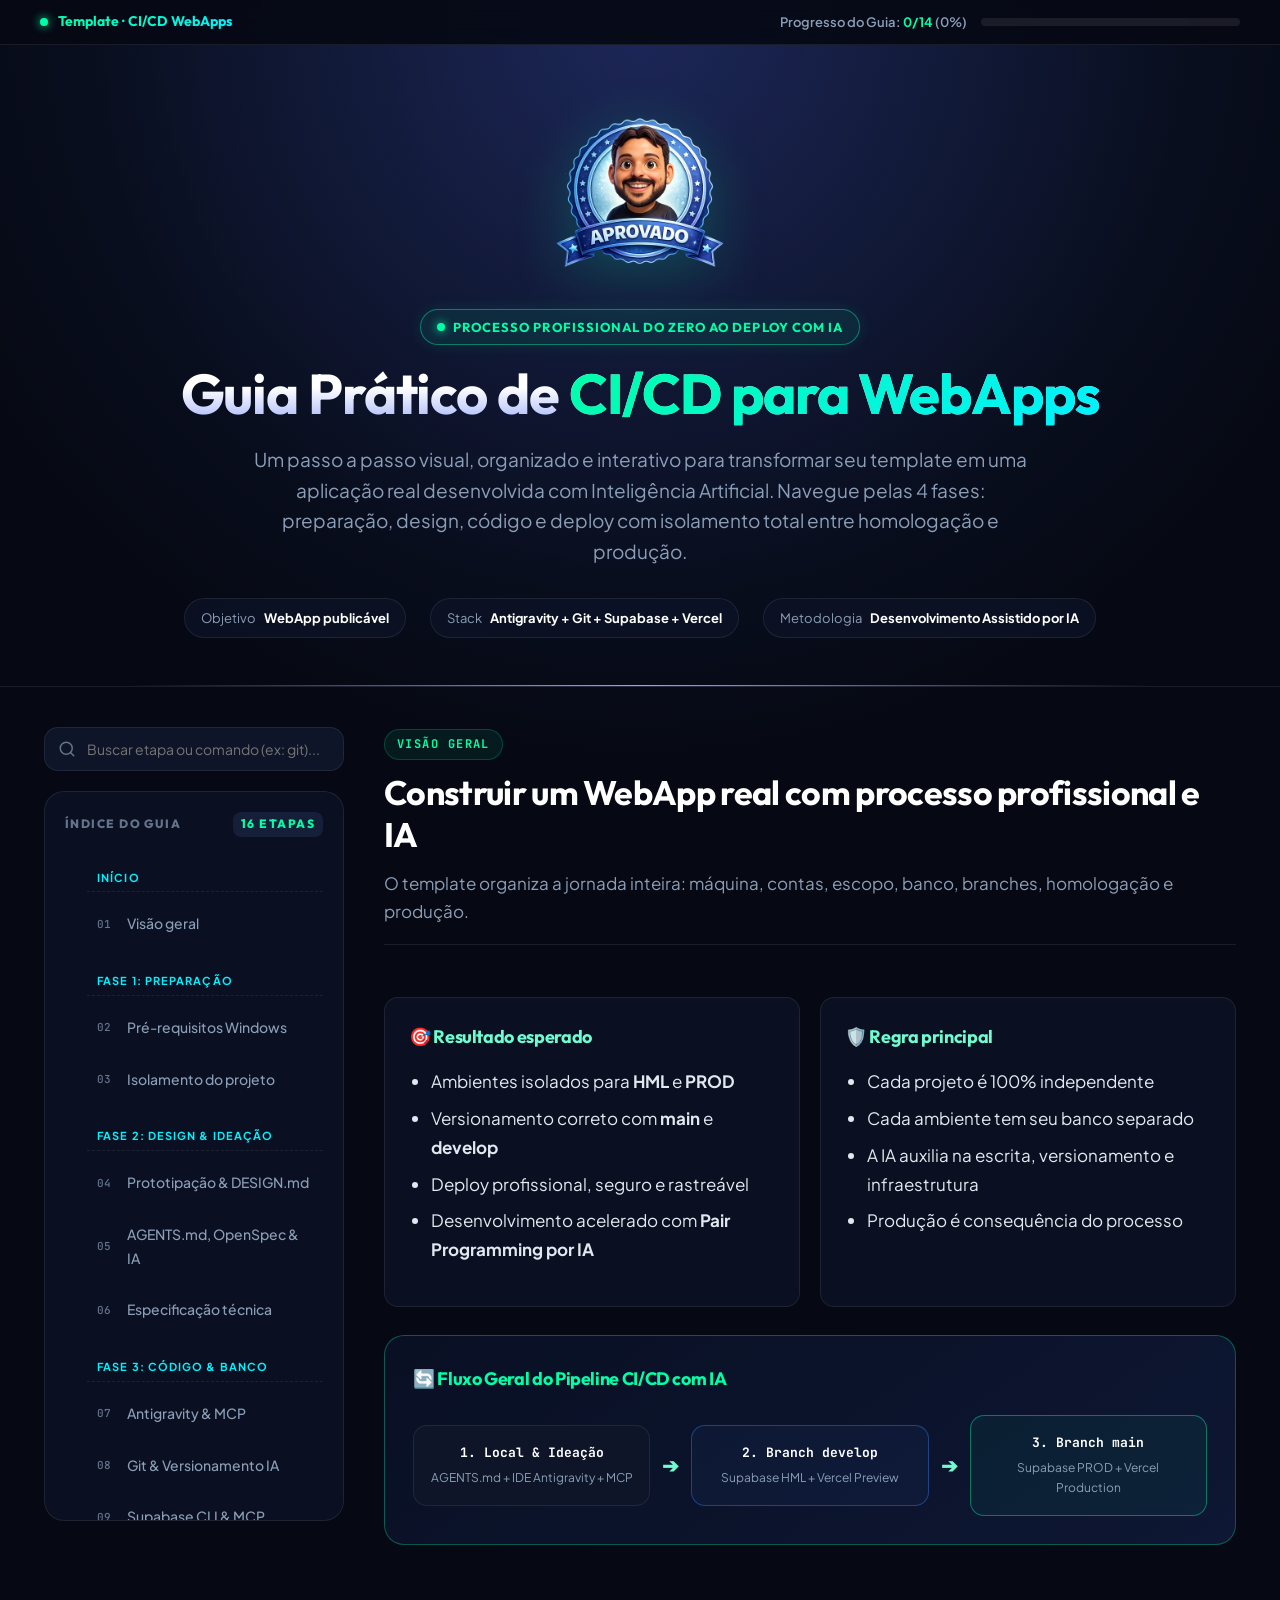
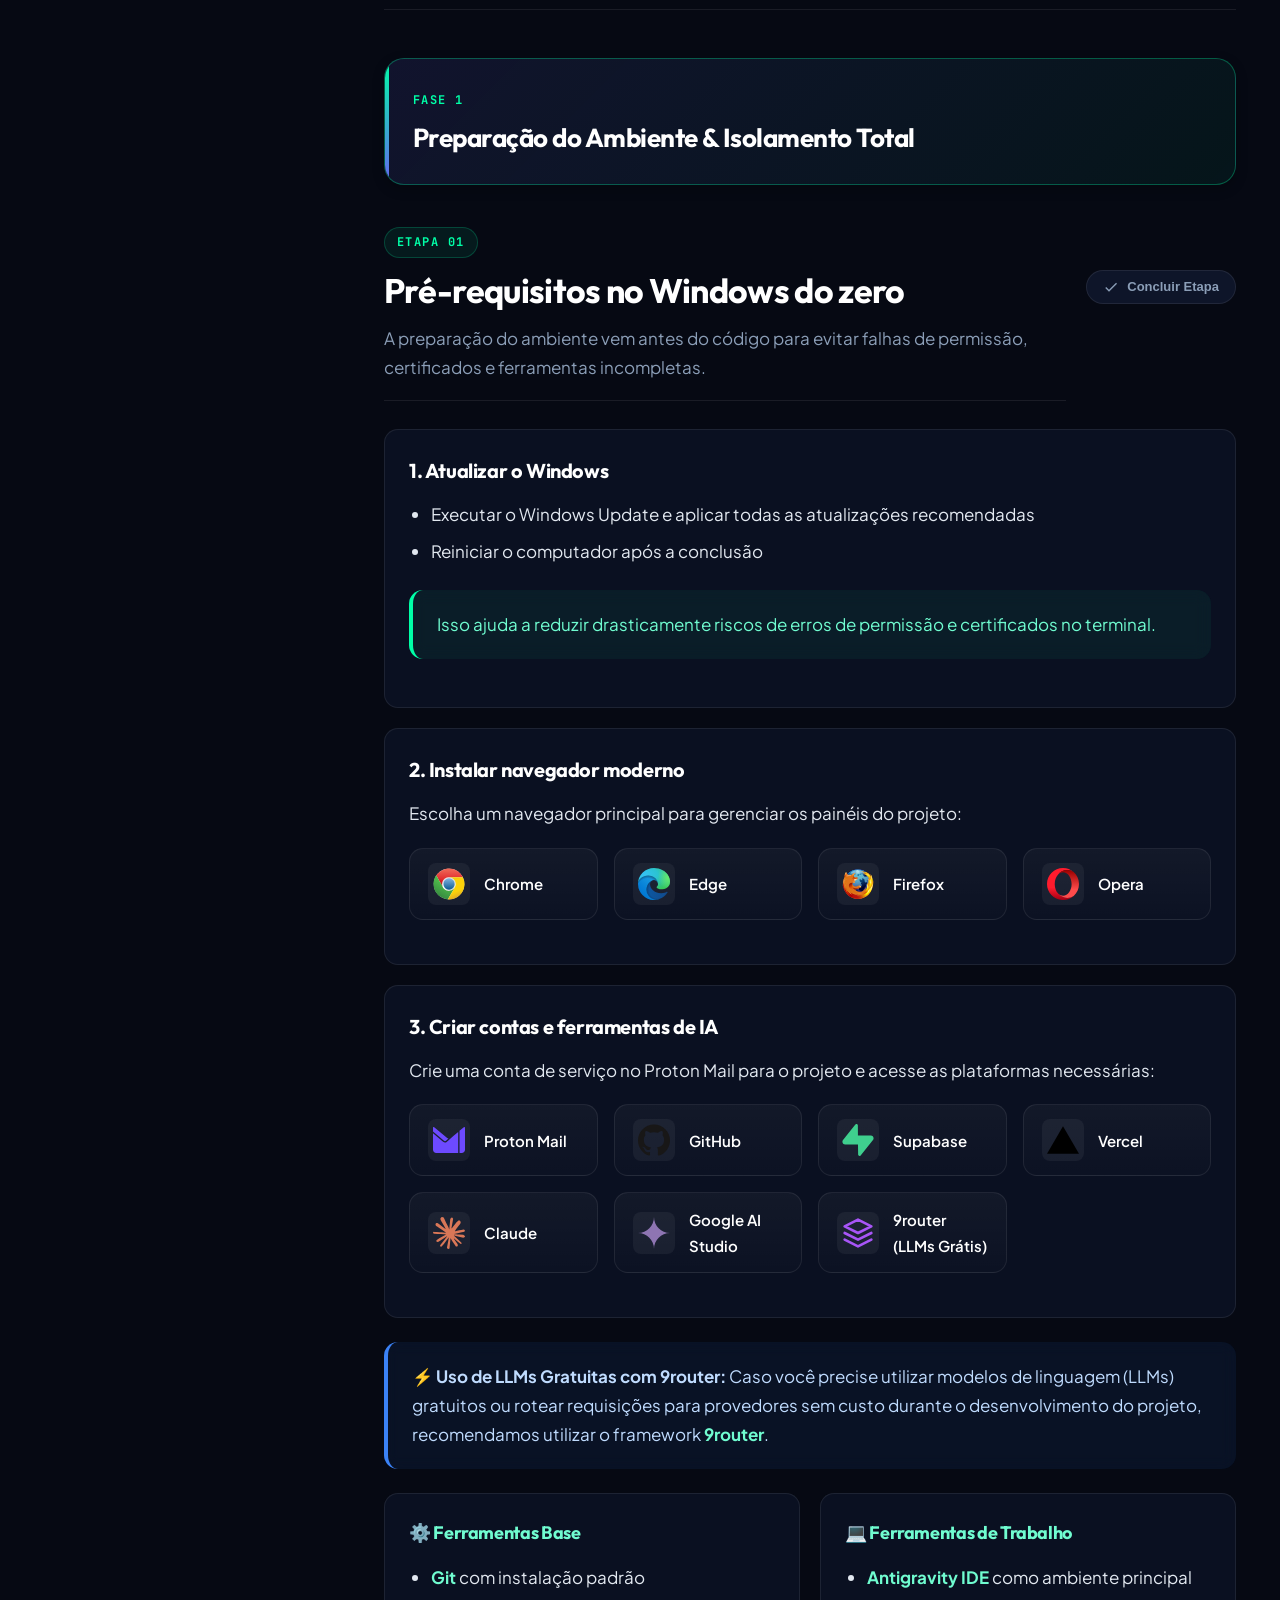
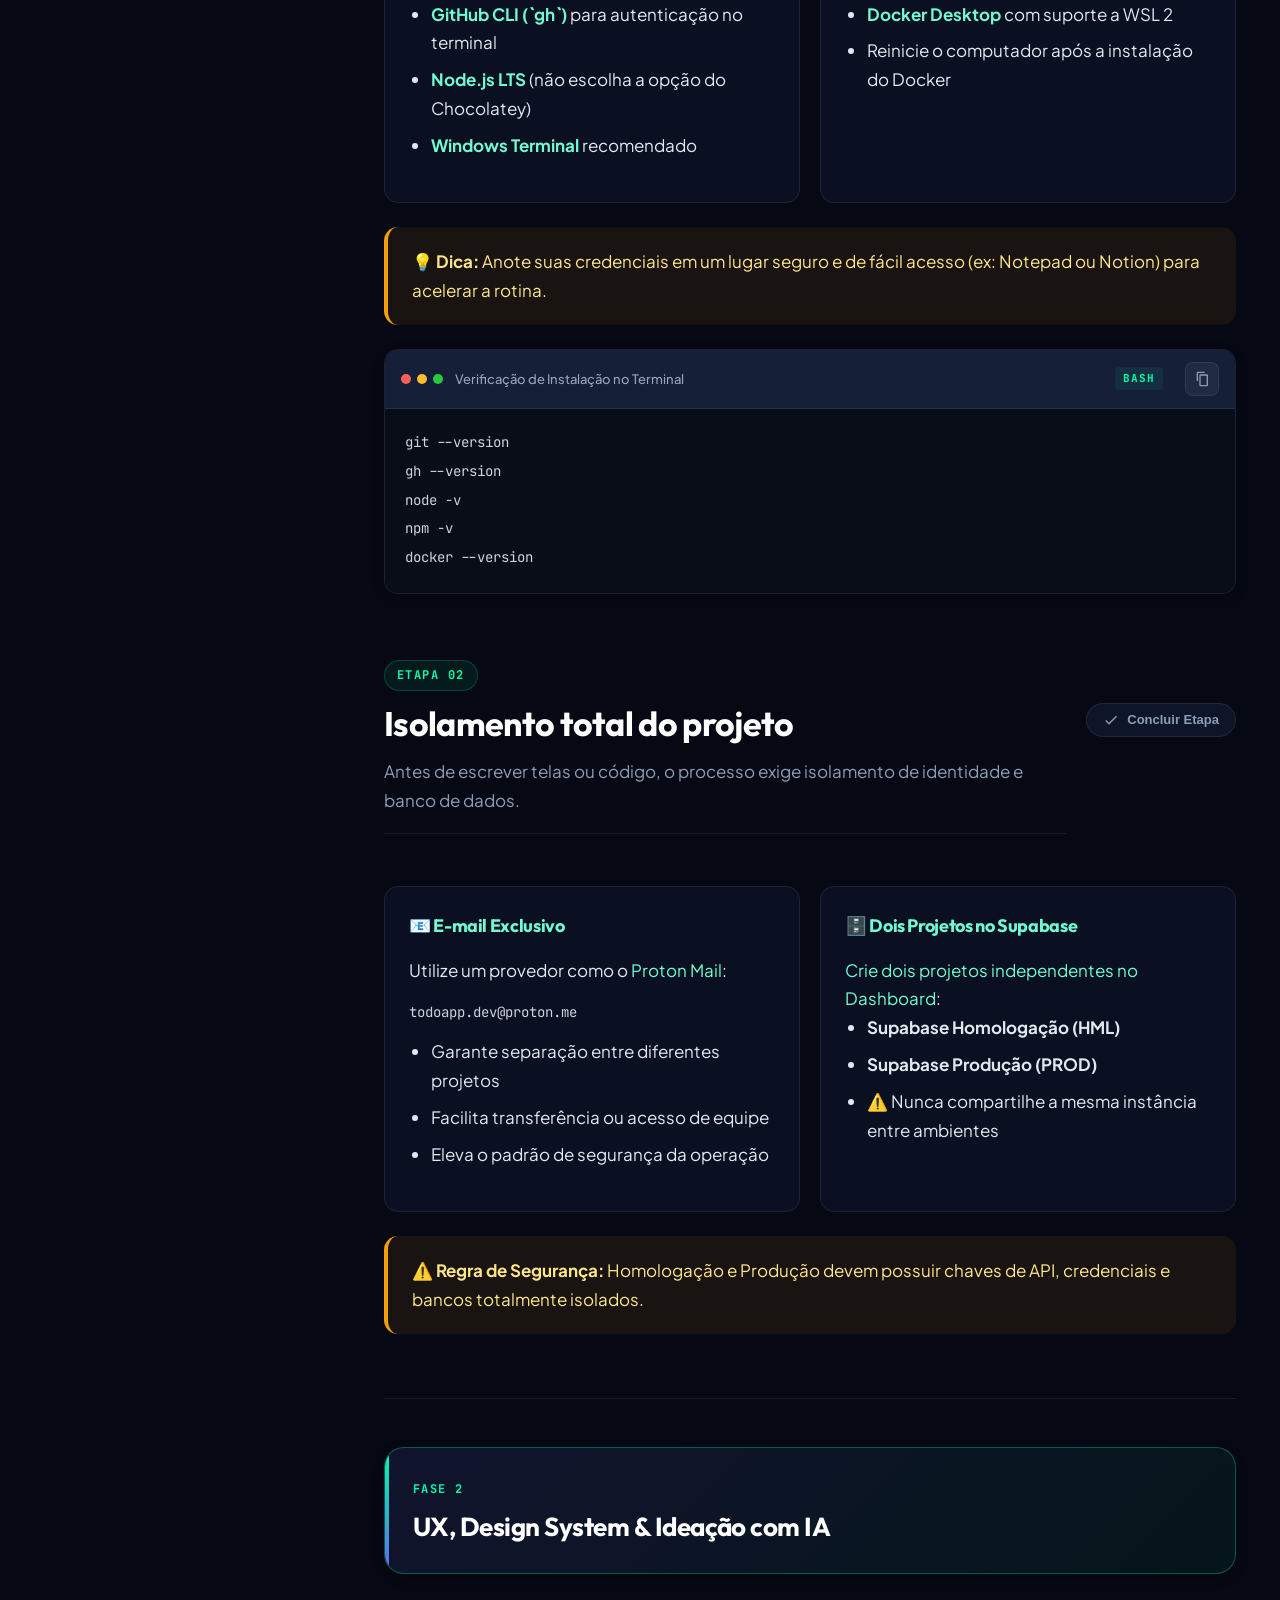
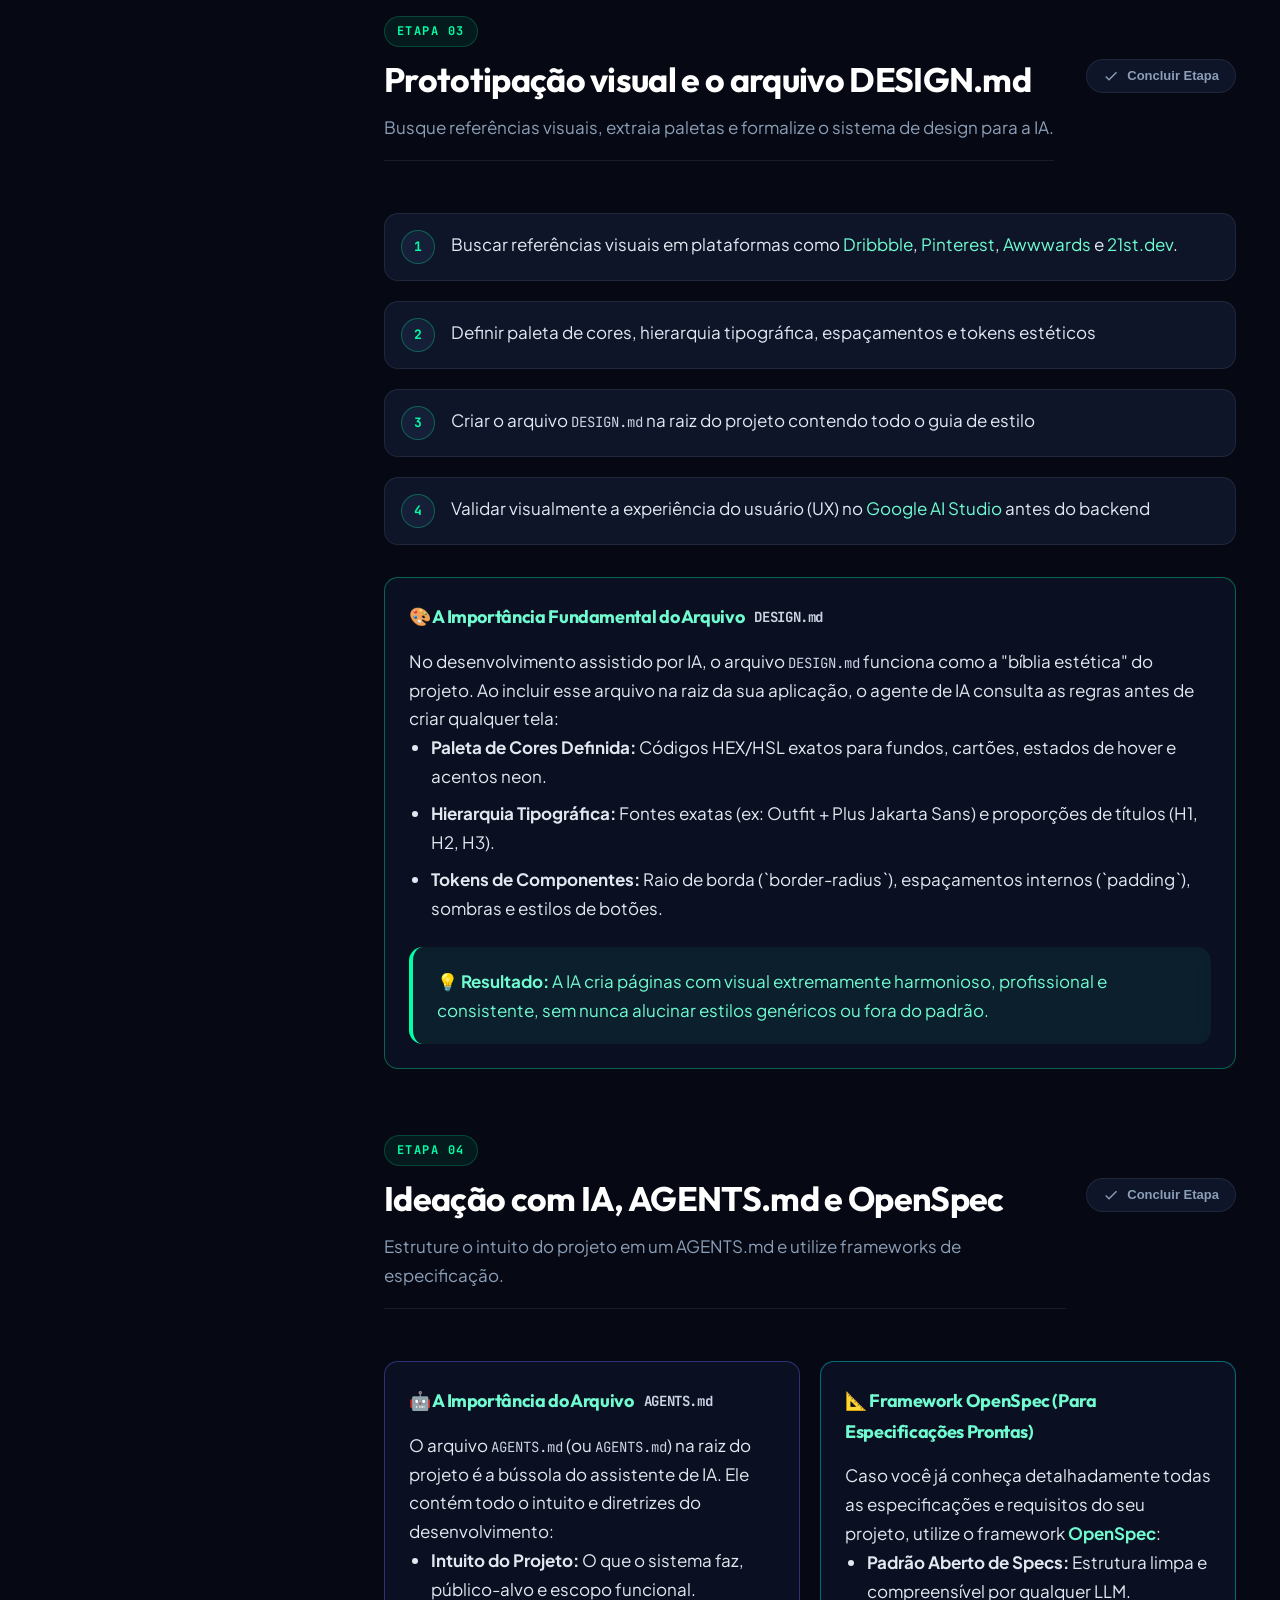
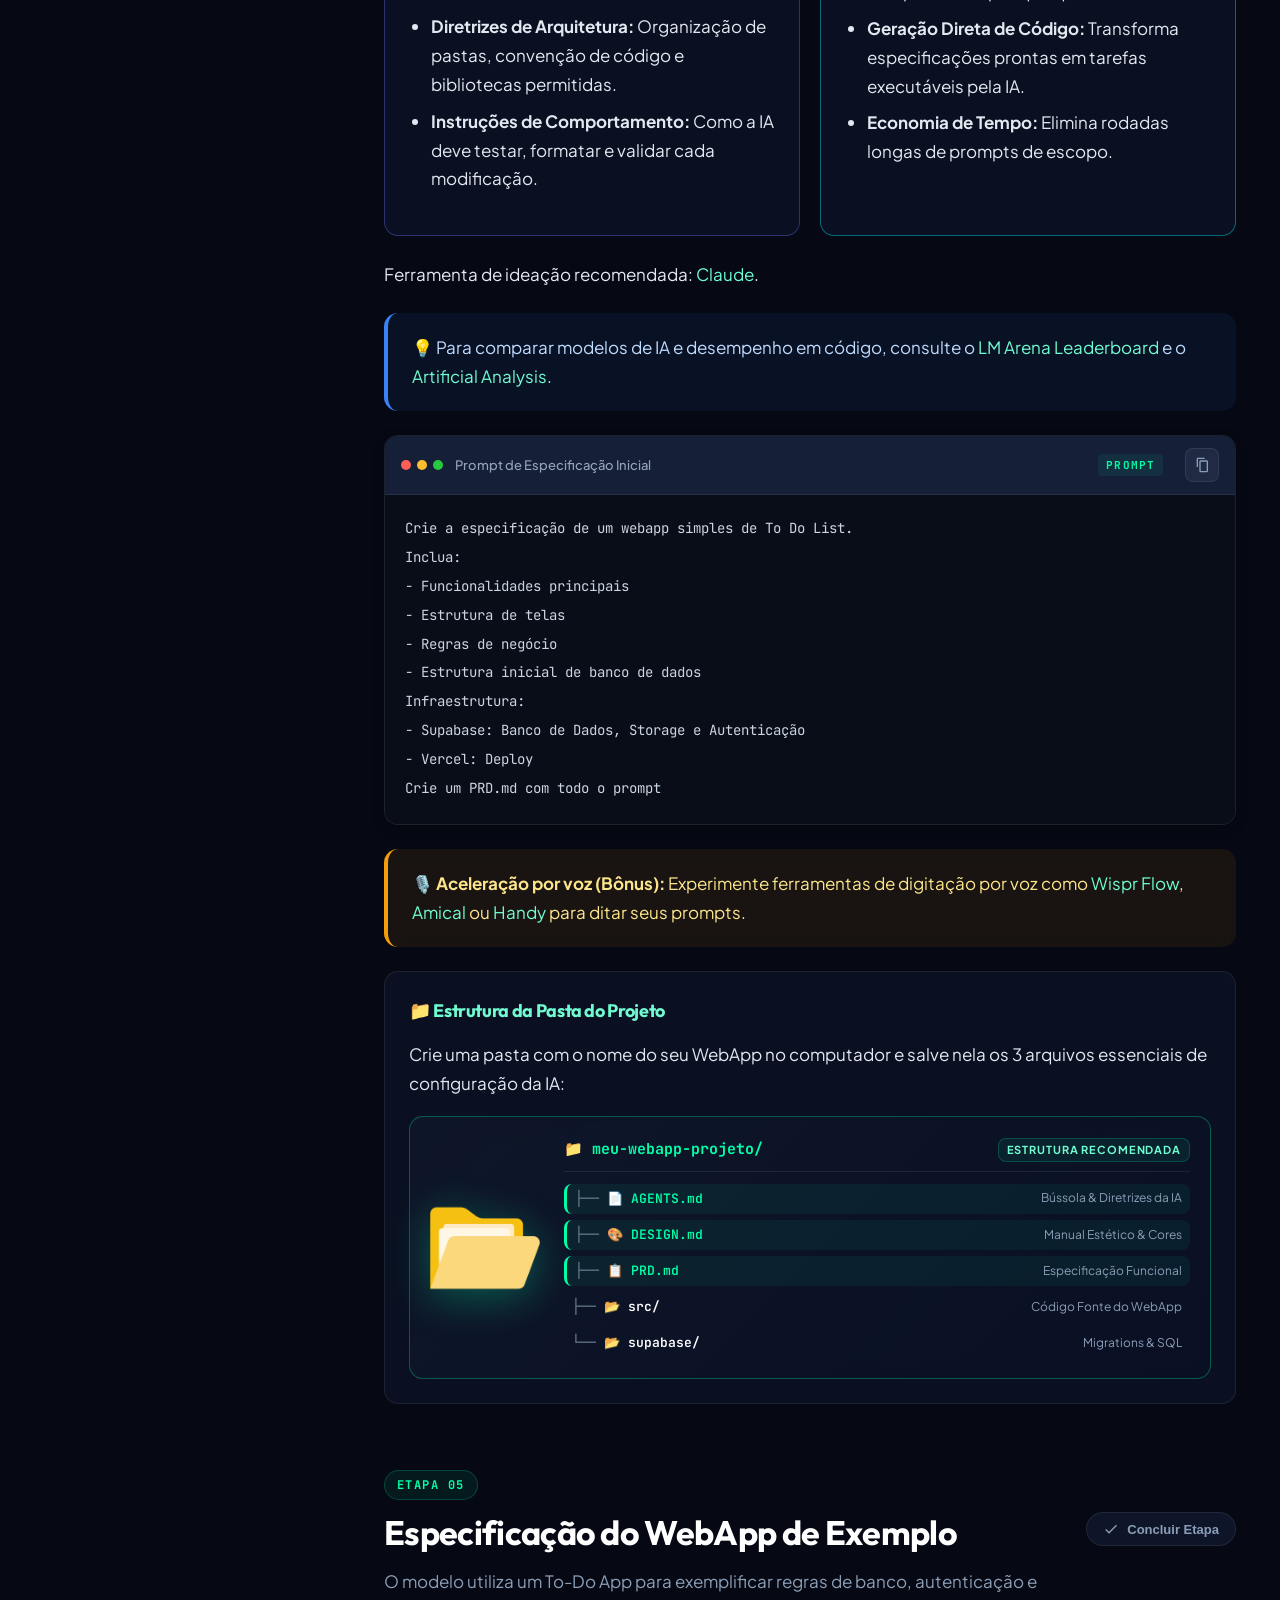
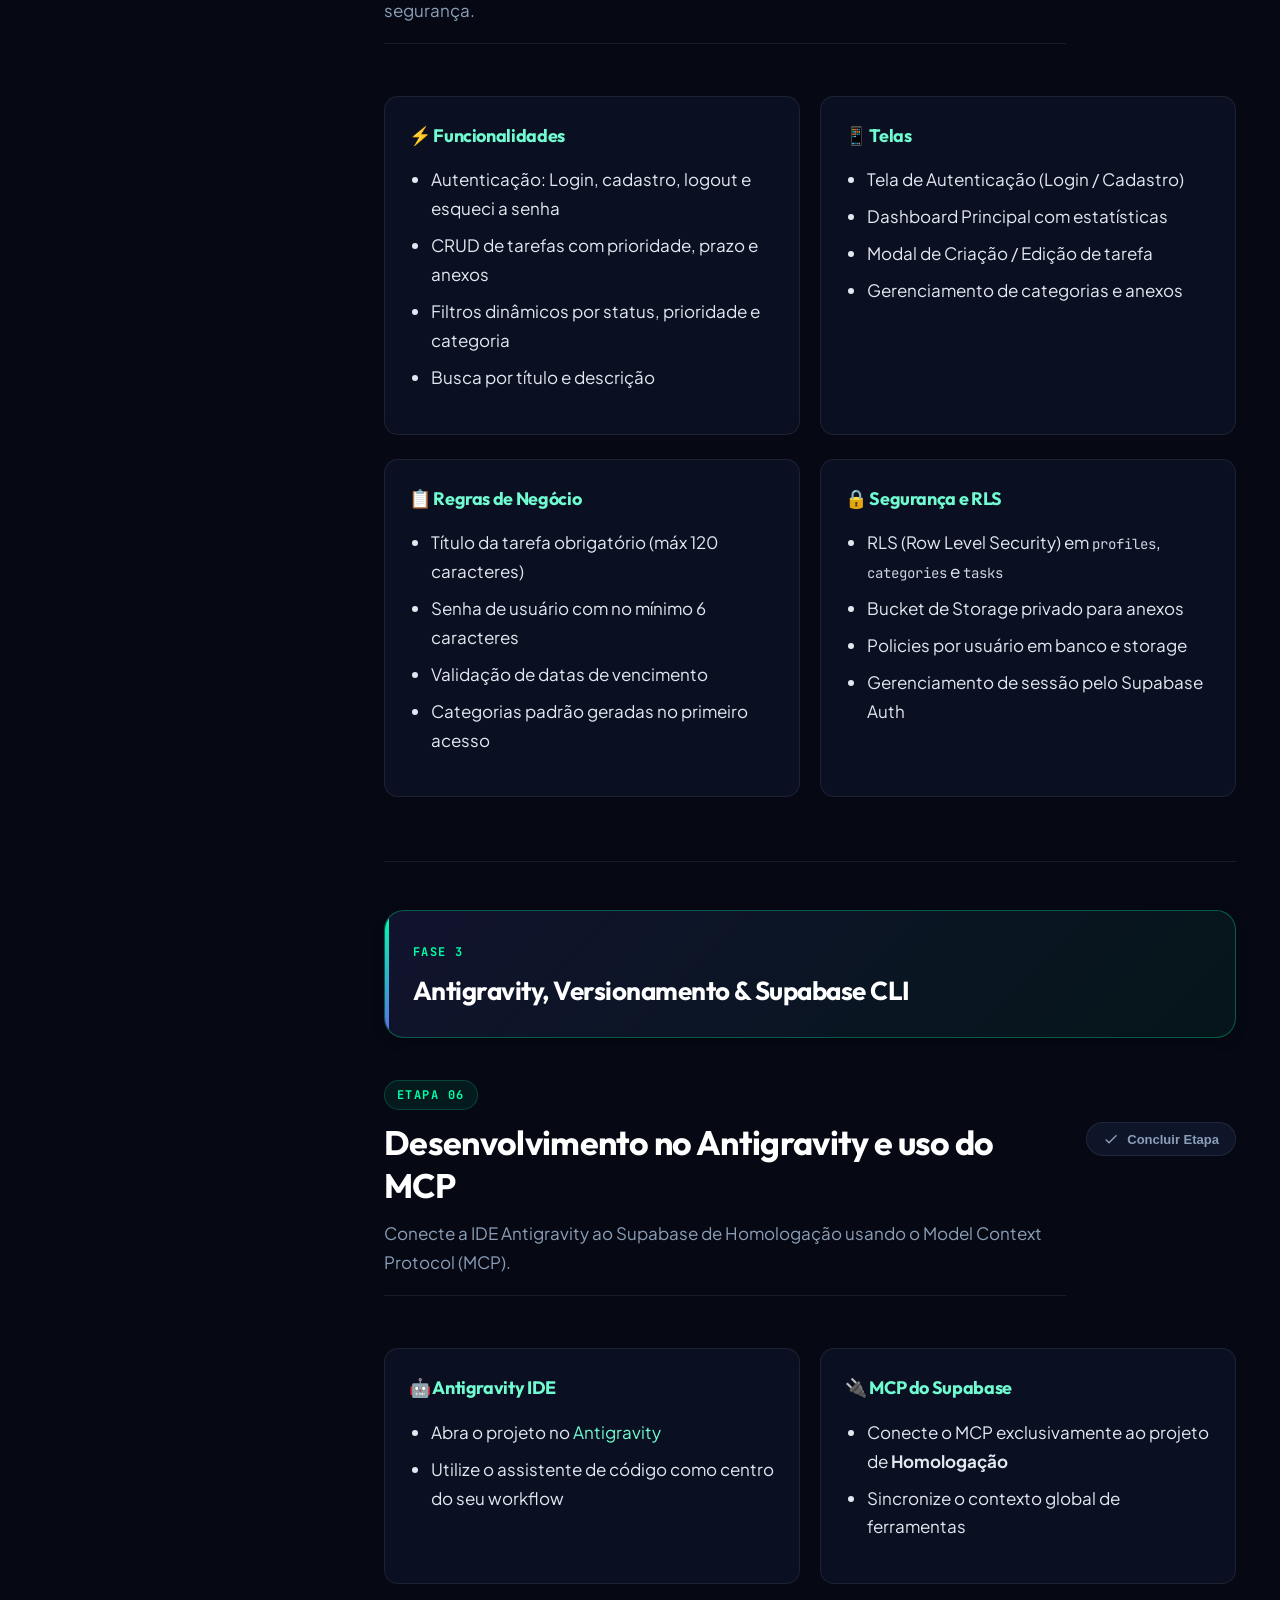
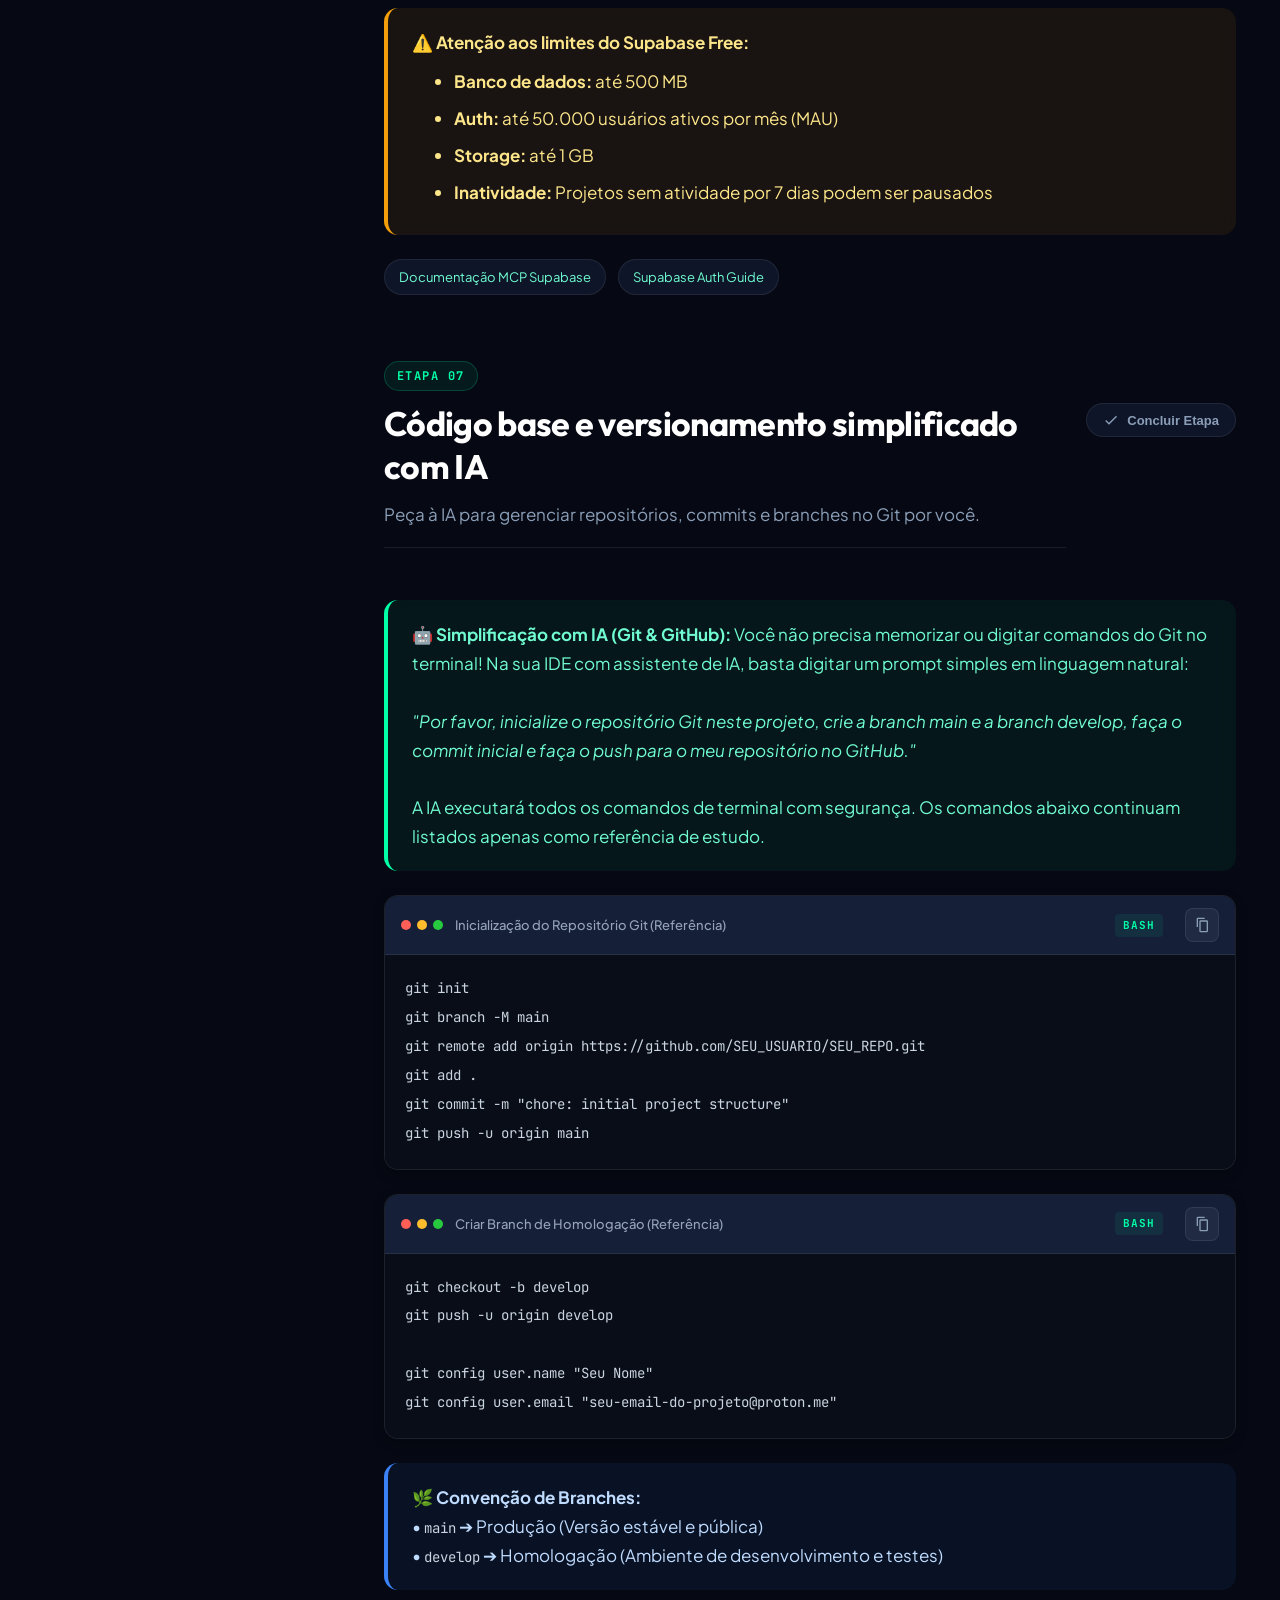
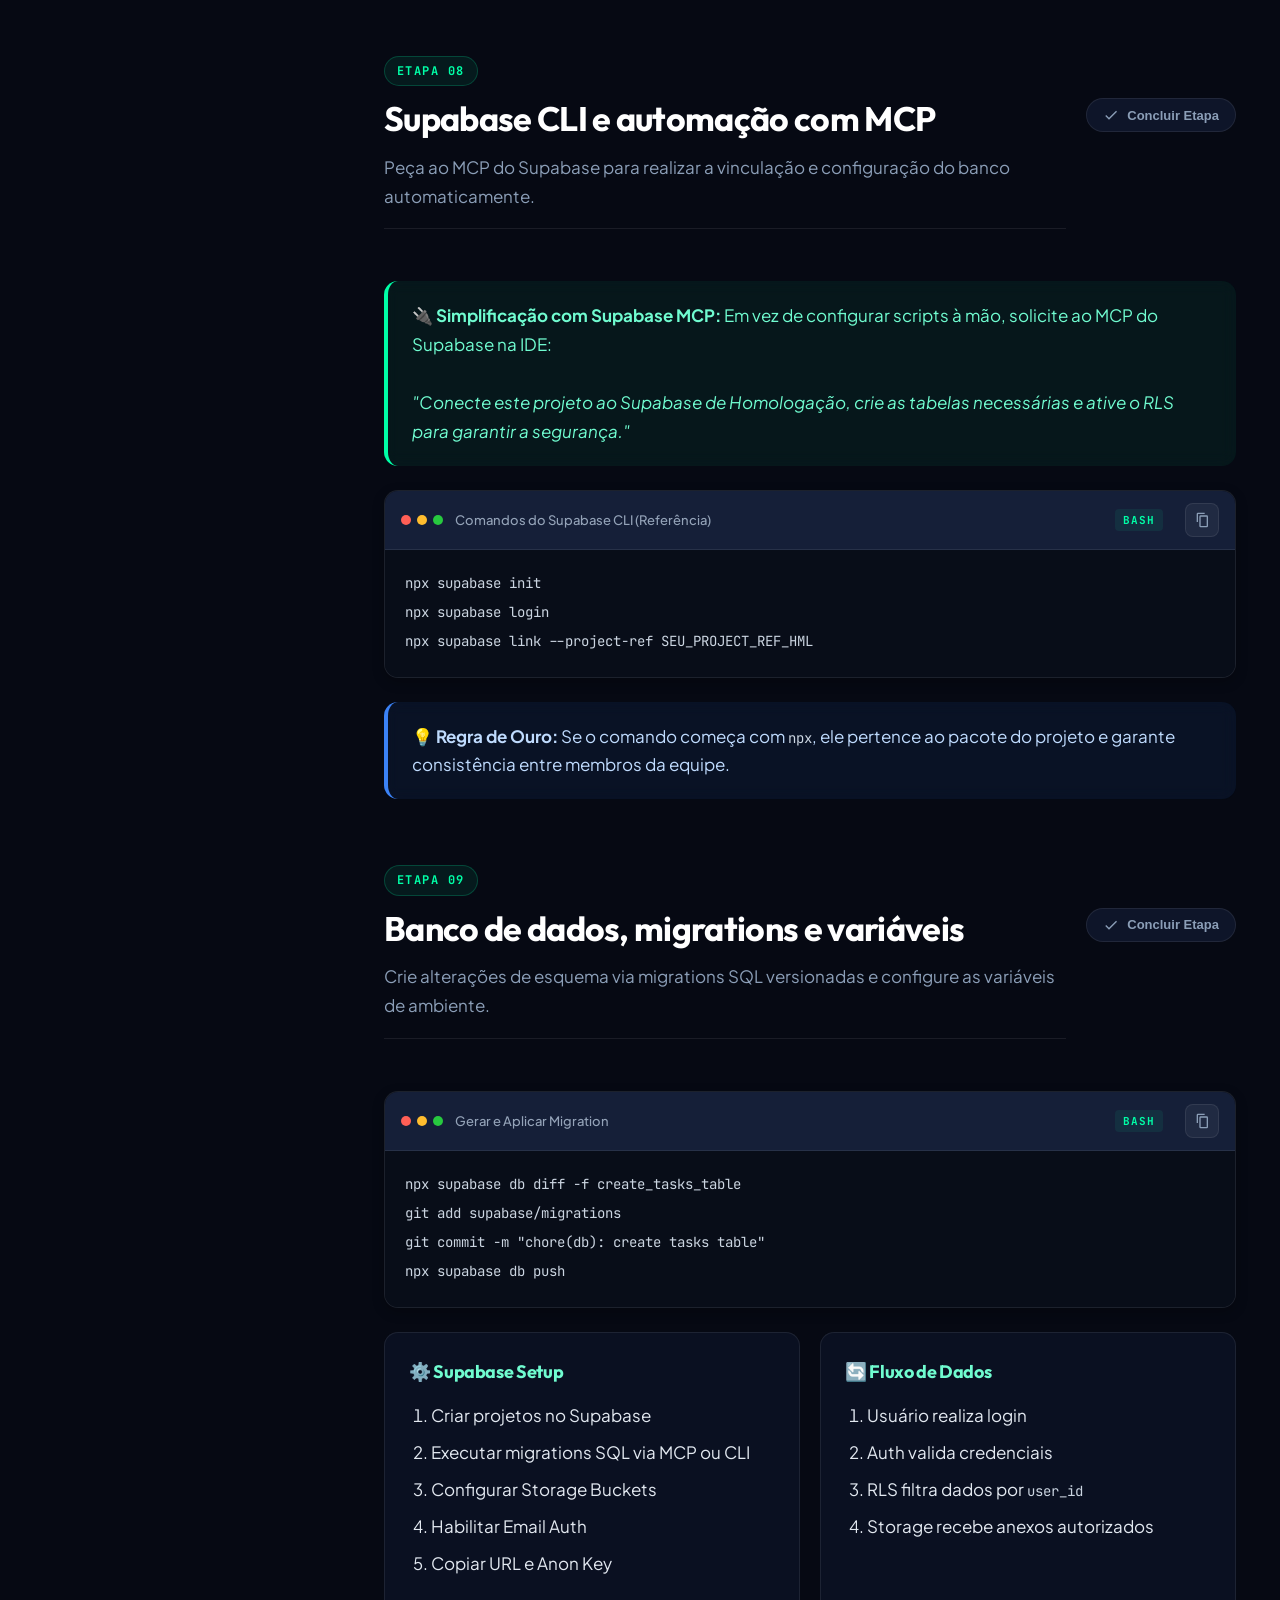
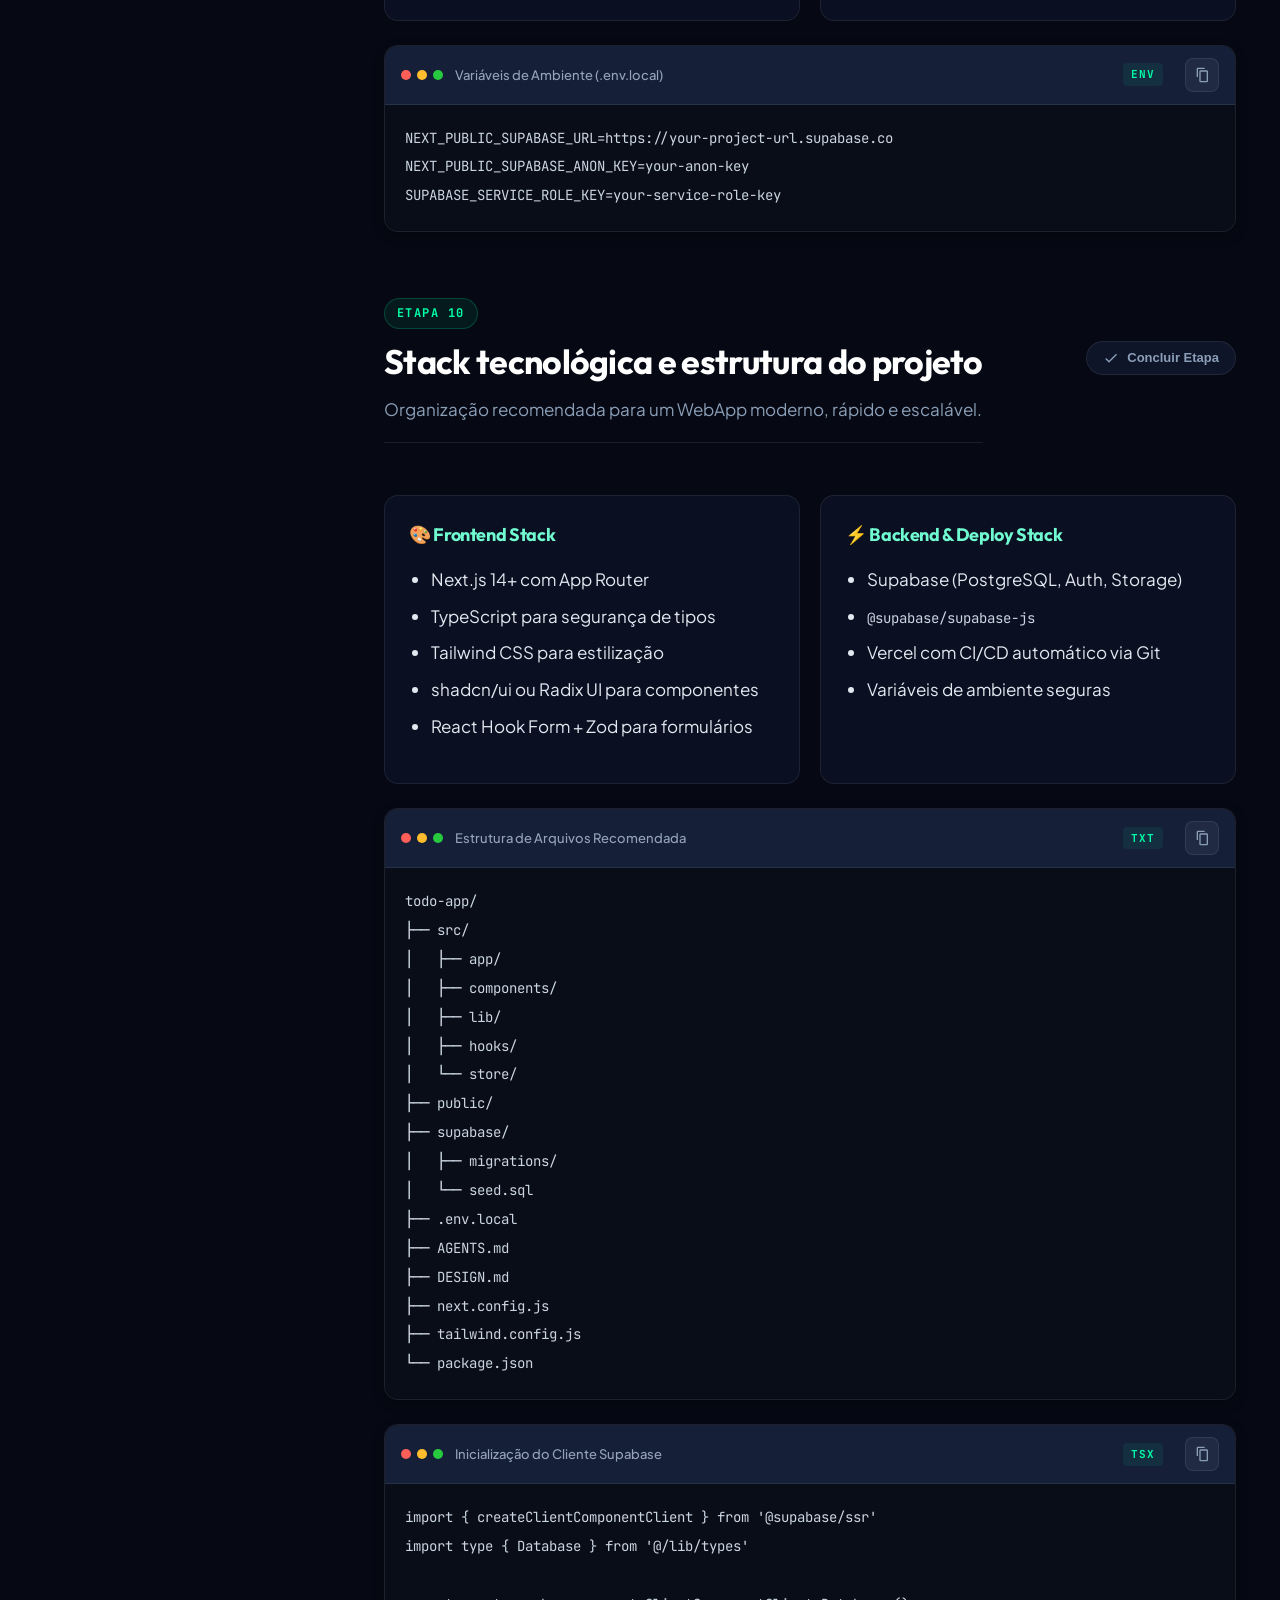
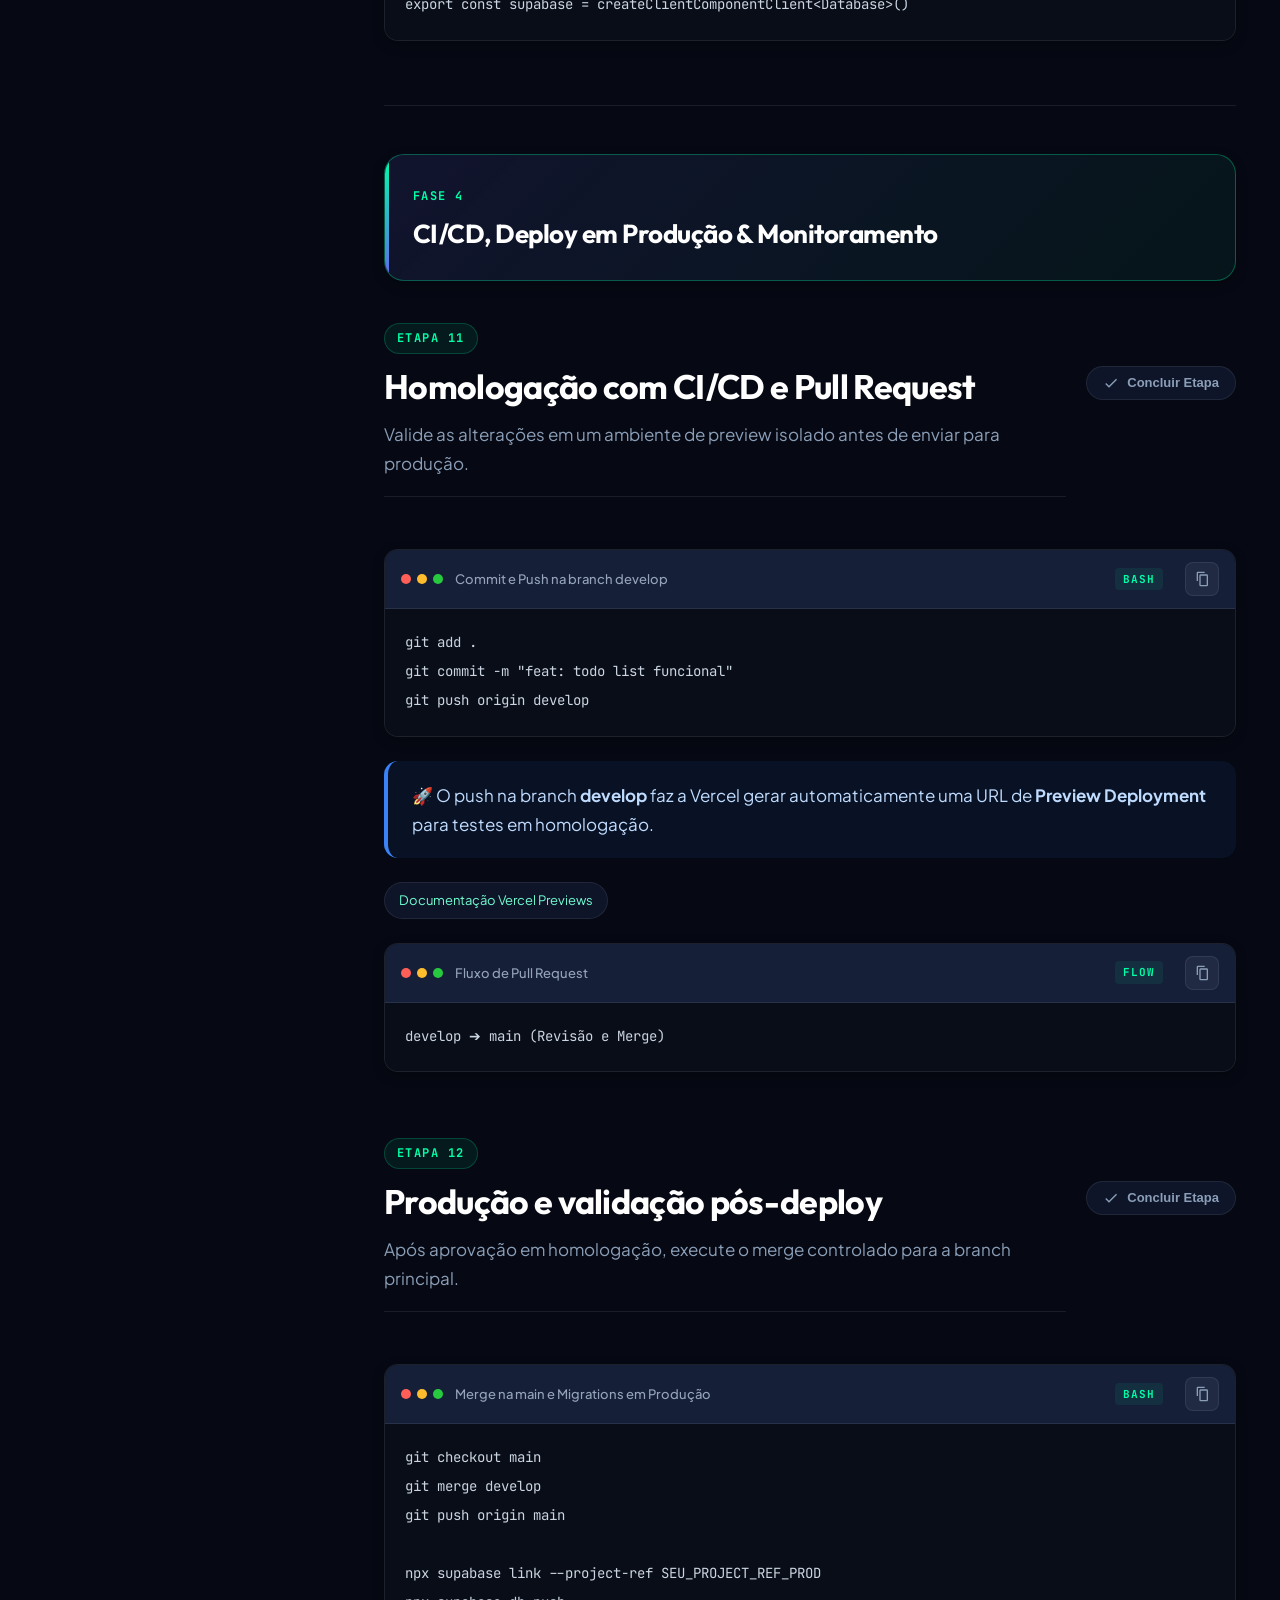
<file: index.html>
<!DOCTYPE html>
<html lang="pt-BR">

<head>
  <meta charset="UTF-8">
  <meta name="viewport" content="width=device-width, initial-scale=1.0">
  <meta name="description"
    content="Guia visual e interativo de CI/CD para planejar, versionar, homologar e publicar WebApps do zero ao deploy em produção.">
  <meta name="theme-color" content="#060913">
  <link rel="icon"
    href="data:image/svg+xml,%3Csvg xmlns='http://www.w3.org/2000/svg' viewBox='0 0 32 32'%3E%3Crect width='32' height='32' rx='8' fill='%23060913'/%3E%3Cpath d='M8 17l5 5 11-12' fill='none' stroke='%2300ffa7' stroke-width='3' stroke-linecap='round' stroke-linejoin='round'/%3E%3C/svg%3E">
  <title>Guia Interativo CI/CD para WebApps</title>
  <link rel="stylesheet" href="assets/css/styles.css">
</head>

<body>
  <!-- Top Bar with Dynamic Progress Bar -->
  <div class="top-bar">
    <div class="top-bar-inner">
      <div class="brand-badge">
        <div class="badge-pulse"></div>
        <span>Template · CI/CD WebApps</span>
      </div>
      <div class="progress-widget">
        <span class="progress-text">Progresso do Guia: <strong id="progress-count">0/14</strong> (<span
            id="progress-percent">0%</span>)</span>
        <div class="progress-bar-track">
          <div class="progress-bar-fill" id="progress-bar-fill"></div>
        </div>
      </div>
    </div>
  </div>

  <!-- Hero Header -->
  <header class="hero">
    <div class="hero-stamp-wrapper">
      <picture>
        <source srcset="assets/selo-aprovado.webp" type="image/webp">
        <img class="hero-stamp" src="Selo aprovado com caricatura alegre.png" alt="Selo aprovado com caricatura alegre"
          width="180" height="180" fetchpriority="high">
      </picture>
    </div>
    <div class="badge">
      <div class="badge-pulse"></div>
      Processo Profissional do Zero ao Deploy com IA
    </div>
    <h1 class="hero-title">Guia Prático de <span>CI/CD para WebApps</span></h1>
    <p class="hero-copy">
      Um passo a passo visual, organizado e interativo para transformar seu template em uma aplicação real desenvolvida
      com Inteligência Artificial.
      Navegue pelas 4 fases: preparação, design, código e deploy com isolamento total entre homologação e produção.
    </p>
    <div class="meta-grid">
      <div class="meta-chip">Objetivo <strong>WebApp publicável</strong></div>
      <div class="meta-chip">Stack <strong>Antigravity + Git + Supabase + Vercel</strong></div>
      <div class="meta-chip">Metodologia <strong>Desenvolvimento Assistido por IA</strong></div>
    </div>
  </header>

  <!-- Main Grid Layout: Sidebar TOC + Content -->
  <div class="container">

    <!-- Sidebar Navigation -->
    <aside class="sidebar">
      <div class="search-box">
        <svg class="search-icon" viewBox="0 0 24 24" fill="none" stroke="currentColor" stroke-width="2"
          stroke-linecap="round" stroke-linejoin="round">
          <circle cx="11" cy="11" r="8"></circle>
          <line x1="21" y1="21" x2="16.65" y2="16.65"></line>
        </svg>
        <input type="text" id="search-input" class="search-input" placeholder="Buscar etapa ou comando (ex: git)..."
          aria-label="Buscar no guia">
      </div>

      <nav class="toc-card" aria-label="Navegação da página">
        <h2>Índice do Guia <span id="toc-total-badge">16 Etapas</span></h2>

        <ul class="toc-list" id="toc-list">
          <li class="toc-phase-header">Início</li>
          <li><a href="#visao-geral"><span class="toc-item-number">01</span> Visão geral</a></li>

          <li class="toc-phase-header">Fase 1: Preparação</li>
          <li><a href="#pre-requisitos"><span class="toc-item-number">02</span> Pré-requisitos Windows</a></li>
          <li><a href="#isolamento"><span class="toc-item-number">03</span> Isolamento do projeto</a></li>

          <li class="toc-phase-header">Fase 2: Design & Ideação</li>
          <li><a href="#prototipacao"><span class="toc-item-number">04</span> Prototipação & DESIGN.md</a></li>
          <li><a href="#ideacao"><span class="toc-item-number">05</span> AGENTS.md, OpenSpec & IA</a></li>
          <li><a href="#especificacao"><span class="toc-item-number">06</span> Especificação técnica</a></li>

          <li class="toc-phase-header">Fase 3: Código & Banco</li>
          <li><a href="#antigravity"><span class="toc-item-number">07</span> Antigravity & MCP</a></li>
          <li><a href="#versionamento"><span class="toc-item-number">08</span> Git & Versionamento IA</a></li>
          <li><a href="#supabase-cli"><span class="toc-item-number">09</span> Supabase CLI & MCP</a></li>
          <li><a href="#banco"><span class="toc-item-number">10</span> Banco & Migrations</a></li>
          <li><a href="#stack"><span class="toc-item-number">11</span> Stack e Estrutura</a></li>

          <li class="toc-phase-header">Fase 4: Deploy & Operação</li>
          <li><a href="#homologacao"><span class="toc-item-number">12</span> Homologação & CI/CD</a></li>
          <li><a href="#producao"><span class="toc-item-number">13</span> Produção & Pós-Deploy</a></li>
          <li><a href="#rollback"><span class="toc-item-number">14</span> Rollback & Uptime</a></li>

          <li class="toc-phase-header">Diretrizes</li>
          <li><a href="#regras"><span class="toc-item-number">15</span> Regras Fixas</a></li>
          <li><a href="#referencias"><span class="toc-item-number">16</span> Referências</a></li>
        </ul>
      </nav>
    </aside>

    <!-- Main Content Area -->
    <main class="content">

      <!-- Visão Geral -->
      <section id="visao-geral" class="step-section" data-step-id="visao-geral">
        <div class="eyebrow">Visão Geral</div>
        <div class="section-header-row">
          <div>
            <h2>Construir um WebApp real com processo profissional e IA</h2>
            <p class="section-sub">O template organiza a jornada inteira: máquina, contas, escopo, banco, branches,
              homologação e produção.</p>
          </div>
        </div>

        <div class="grid-2">
          <article class="card">
            <h3>🎯 Resultado esperado</h3>
            <ul>
              <li class="no-task">Ambientes isolados para <strong>HML</strong> e <strong>PROD</strong></li>
              <li class="no-task">Versionamento correto com <strong>main</strong> e <strong>develop</strong></li>
              <li class="no-task">Deploy profissional, seguro e rastreável</li>
              <li class="no-task">Desenvolvimento acelerado com <strong>Pair Programming por IA</strong></li>
            </ul>
          </article>
          <article class="card">
            <h3>🛡️ Regra principal</h3>
            <ul>
              <li class="no-task">Cada projeto é 100% independente</li>
              <li class="no-task">Cada ambiente tem seu banco separado</li>
              <li class="no-task">A IA auxilia na escrita, versionamento e infraestrutura</li>
              <li class="no-task">Produção é consequência do processo</li>
            </ul>
          </article>
        </div>

        <!-- Architecture Flow Diagram Card -->
        <div class="flow-diagram-card">
          <h3>🔄 Fluxo Geral do Pipeline CI/CD com IA</h3>
          <div class="pipeline-nodes">
            <div class="pipeline-node">
              <div class="pipeline-node-title">1. Local & Ideação</div>
              <div class="pipeline-node-desc">AGENTS.md + IDE Antigravity + MCP</div>
            </div>
            <div class="pipeline-arrow">➔</div>
            <div class="pipeline-node hml">
              <div class="pipeline-node-title">2. Branch develop</div>
              <div class="pipeline-node-desc">Supabase HML + Vercel Preview</div>
            </div>
            <div class="pipeline-arrow">➔</div>
            <div class="pipeline-node prod">
              <div class="pipeline-node-title">3. Branch main</div>
              <div class="pipeline-node-desc">Supabase PROD + Vercel Production</div>
            </div>
          </div>
        </div>
      </section>

      <hr>

      <!-- FASE 1 BANNER -->
      <div class="phase-banner">
        <span class="phase-tag">Fase 1</span>
        <h2>Preparação do Ambiente & Isolamento Total</h2>
      </div>

      <!-- Etapa 1: Pré-requisitos -->
      <section id="pre-requisitos" class="step-section" data-step-id="pre-requisitos">
        <div class="eyebrow">Etapa 01</div>
        <div class="section-header-row">
          <div>
            <h2>Pré-requisitos no Windows do zero</h2>
            <p class="section-sub">A preparação do ambiente vem antes do código para evitar falhas de permissão,
              certificados e ferramentas incompletas.</p>
          </div>
          <button type="button" class="step-toggle-btn" aria-label="Marcar etapa como concluída">
            <svg viewBox="0 0 24 24">
              <path d="M9 16.17 4.83 12l-1.42 1.41L9 19 21 7l-1.41-1.41z" />
            </svg>
            <span class="toggle-text">Concluir Etapa</span>
          </button>
        </div>

        <div class="timeline">
          <article class="timeline-item">
            <h3>1. Atualizar o Windows</h3>
            <ul>
              <li>Executar o Windows Update e aplicar todas as atualizações recomendadas</li>
              <li>Reiniciar o computador após a conclusão</li>
            </ul>
            <div class="callout ok">
              Isso ajuda a reduzir drasticamente riscos de erros de permissão e certificados no terminal.
            </div>
          </article>

          <article class="timeline-item">
            <h3>2. Instalar navegador moderno</h3>
            <p>Escolha um navegador principal para gerenciar os painéis do projeto:</p>
            <div class="browser-grid" aria-label="Opções de navegadores">
              <a class="browser-link chrome" href="https://www.google.com/chrome" target="_blank" rel="noopener"
                aria-label="Baixar Google Chrome">
                <span class="browser-logo"><img src="assets/icons/chrome.svg" alt="" loading="lazy"></span>
                <span class="browser-name">Chrome</span>
              </a>
              <a class="browser-link edge" href="https://www.microsoft.com/edge" target="_blank" rel="noopener"
                aria-label="Baixar Microsoft Edge">
                <span class="browser-logo"><img src="assets/icons/edge.svg" alt="" loading="lazy"></span>
                <span class="browser-name">Edge</span>
              </a>
              <a class="browser-link firefox" href="https://www.mozilla.org/firefox/new/" target="_blank" rel="noopener"
                aria-label="Baixar Mozilla Firefox">
                <span class="browser-logo"><img src="assets/icons/firefox.svg" alt="" loading="lazy"></span>
                <span class="browser-name">Firefox</span>
              </a>
              <a class="browser-link opera" href="https://www.opera.com/download" target="_blank" rel="noopener"
                aria-label="Baixar Opera">
                <span class="browser-logo"><img src="assets/icons/opera.svg" alt="" loading="lazy"></span>
                <span class="browser-name">Opera</span>
              </a>
            </div>
          </article>

          <article class="timeline-item">
            <h3>3. Criar contas e ferramentas de IA</h3>
            <p>Crie uma conta de serviço no Proton Mail para o projeto e acesse as plataformas necessárias:</p>
            <div class="browser-grid app-grid" aria-label="Aplicativos e plataformas do projeto">
              <a class="browser-link app-link protonmail" href="https://proton.me/mail" target="_blank" rel="noopener"
                aria-label="Abrir Proton Mail">
                <span class="browser-logo"><img src="assets/icons/protonmail.svg" alt="" loading="lazy"></span>
                <span class="browser-name">Proton Mail</span>
              </a>
              <a class="browser-link app-link github" href="https://github.com" target="_blank" rel="noopener"
                aria-label="Abrir GitHub">
                <span class="browser-logo"><img src="assets/icons/github.svg" alt="" loading="lazy"></span>
                <span class="browser-name">GitHub</span>
              </a>
              <a class="browser-link app-link supabase" href="https://supabase.com" target="_blank" rel="noopener"
                aria-label="Abrir Supabase">
                <span class="browser-logo"><img src="assets/icons/supabase.svg" alt="" loading="lazy"></span>
                <span class="browser-name">Supabase</span>
              </a>
              <a class="browser-link app-link vercel" href="https://vercel.com" target="_blank" rel="noopener"
                aria-label="Abrir Vercel">
                <span class="browser-logo"><img src="assets/icons/vercel.svg" alt="" loading="lazy"></span>
                <span class="browser-name">Vercel</span>
              </a>
              <a class="browser-link app-link claude" href="https://claude.ai" target="_blank" rel="noopener"
                aria-label="Abrir Claude">
                <span class="browser-logo"><img src="assets/icons/claude.svg" alt="" loading="lazy"></span>
                <span class="browser-name">Claude</span>
              </a>
              <a class="browser-link app-link googleaistudio" href="https://aistudio.google.com" target="_blank"
                rel="noopener" aria-label="Abrir Google AI Studio">
                <span class="browser-logo"><img src="assets/icons/googleaistudio.svg" alt="" loading="lazy"></span>
                <span class="browser-name">Google AI Studio</span>
              </a>
              <a class="browser-link app-link ninerouter" href="https://github.com/decolua/9router" target="_blank"
                rel="noopener" aria-label="Conhecer 9router para LLMs Gratuitas">
                <span class="browser-logo">
                  <svg viewBox="0 0 24 24" fill="none" stroke="#a855f7" stroke-width="2" stroke-linecap="round"
                    stroke-linejoin="round" width="30" height="30">
                    <path d="M12 2L2 7l10 5 10-5-10-5zM2 17l10 5 10-5M2 12l10 5 10-5" />
                  </svg>
                </span>
                <span class="browser-name">9router (LLMs Grátis)</span>
              </a>
            </div>
          </article>
        </div>

        <div class="callout info">
          ⚡ <strong>Uso de LLMs Gratuitas com 9router:</strong> Caso você precise utilizar modelos de linguagem (LLMs)
          gratuitos ou rotear requisições para provedores sem custo durante o desenvolvimento do projeto, recomendamos
          utilizar o framework <a href="https://github.com/decolua/9router" target="_blank"
            rel="noopener"><strong>9router</strong></a>.
        </div>

        <div class="grid-2">
          <article class="card">
            <h3>⚙️ Ferramentas Base</h3>
            <ul>
              <li><a href="https://git-scm.com/download/win" target="_blank" rel="noopener"><strong>Git</strong></a> com
                instalação padrão</li>
              <li><a href="https://cli.github.com/" target="_blank" rel="noopener"><strong>GitHub CLI
                    (`gh`)</strong></a> para autenticação no terminal</li>
              <li><a href="https://nodejs.org/" target="_blank" rel="noopener"><strong>Node.js LTS</strong></a> (não
                escolha a opção do Chocolatey)</li>
              <li><a href="https://apps.microsoft.com/store/detail/windows-terminal/9N0DX20HK701" target="_blank"
                  rel="noopener"><strong>Windows Terminal</strong></a> recomendado</li>
            </ul>
          </article>
          <article class="card">
            <h3>💻 Ferramentas de Trabalho</h3>
            <ul>
              <li><a href="https://antigravity.google/" target="_blank" rel="noopener"><strong>Antigravity
                    IDE</strong></a> como ambiente principal</li>
              <li><a href="https://www.docker.com/products/docker-desktop" target="_blank" rel="noopener"><strong>Docker
                    Desktop</strong></a> com suporte a WSL 2</li>
              <li>Reinicie o computador após a instalação do Docker</li>
            </ul>
          </article>
        </div>

        <div class="callout warn">
          💡 <strong>Dica:</strong> Anote suas credenciais em um lugar seguro e de fácil acesso (ex: Notepad ou Notion)
          para acelerar a rotina.
        </div>

        <div class="code-block">
          <div class="code-head">
            <span class="dots"><i></i><i></i><i></i></span>
            <span>Verificação de Instalação no Terminal</span>
            <span class="lang">bash</span>
          </div>
          <pre><code>git --version
gh --version
node -v
npm -v
docker --version</code></pre>
        </div>
      </section>

      <!-- Etapa 2: Isolamento -->
      <section id="isolamento" class="step-section" data-step-id="isolamento">
        <div class="eyebrow">Etapa 02</div>
        <div class="section-header-row">
          <div>
            <h2>Isolamento total do projeto</h2>
            <p class="section-sub">Antes de escrever telas ou código, o processo exige isolamento de identidade e banco
              de dados.</p>
          </div>
          <button type="button" class="step-toggle-btn" aria-label="Marcar etapa como concluída">
            <svg viewBox="0 0 24 24">
              <path d="M9 16.17 4.83 12l-1.42 1.41L9 19 21 7l-1.41-1.41z" />
            </svg>
            <span class="toggle-text">Concluir Etapa</span>
          </button>
        </div>

        <div class="grid-2">
          <article class="card">
            <h3>📧 E-mail Exclusivo</h3>
            <p>Utilize um provedor como o <a href="https://proton.me/mail" target="_blank" rel="noopener">Proton
                Mail</a>:</p>
            <div class="soft-box" style="margin: 12px 0;">
              <code>todoapp.dev@proton.me</code>
            </div>
            <ul>
              <li class="no-task">Garante separação entre diferentes projetos</li>
              <li class="no-task">Facilita transferência ou acesso de equipe</li>
              <li class="no-task">Eleva o padrão de segurança da operação</li>
            </ul>
          </article>

          <article class="card">
            <h3>🗄️ Dois Projetos no Supabase</h3>
            <p><a href="https://supabase.com/dashboard/projects" target="_blank" rel="noopener">Crie dois projetos
                independentes no Dashboard</a>:</p>
            <ul>
              <li class="no-task"><strong>Supabase Homologação (HML)</strong></li>
              <li class="no-task"><strong>Supabase Produção (PROD)</strong></li>
              <li class="no-task">⚠️ Nunca compartilhe a mesma instância entre ambientes</li>
            </ul>
          </article>
        </div>

        <div class="callout warn">
          ⚠️ <strong>Regra de Segurança:</strong> Homologação e Produção devem possuir chaves de API, credenciais e
          bancos totalmente isolados.
        </div>
      </section>

      <hr>

      <!-- FASE 2 BANNER -->
      <div class="phase-banner">
        <span class="phase-tag">Fase 2</span>
        <h2>UX, Design System & Ideação com IA</h2>
      </div>

      <!-- Etapa 3: Prototipação -->
      <section id="prototipacao" class="step-section" data-step-id="prototipacao">
        <div class="eyebrow">Etapa 03</div>
        <div class="section-header-row">
          <div>
            <h2>Prototipação visual e o arquivo DESIGN.md</h2>
            <p class="section-sub">Busque referências visuais, extraia paletas e formalize o sistema de design para a
              IA.</p>
          </div>
          <button type="button" class="step-toggle-btn" aria-label="Marcar etapa como concluída">
            <svg viewBox="0 0 24 24">
              <path d="M9 16.17 4.83 12l-1.42 1.41L9 19 21 7l-1.41-1.41z" />
            </svg>
            <span class="toggle-text">Concluir Etapa</span>
          </button>
        </div>

        <ol class="steps">
          <li>
            <span class="step-text">Buscar referências visuais em plataformas como <a href="https://dribbble.com"
                target="_blank" rel="noopener">Dribbble</a>, <a href="https://pinterest.com" target="_blank"
                rel="noopener">Pinterest</a>, <a href="https://awwwards.com" target="_blank" rel="noopener">Awwwards</a>
              e <a href="https://21st.dev" target="_blank" rel="noopener">21st.dev</a>.</span>
          </li>
          <li>
            <span class="step-text">Definir paleta de cores, hierarquia tipográfica, espaçamentos e tokens
              estéticos</span>
          </li>
          <li>
            <span class="step-text">Criar o arquivo <code>DESIGN.md</code> na raiz do projeto contendo todo o guia de
              estilo</span>
          </li>
          <li>
            <span class="step-text">Validar visualmente a experiência do usuário (UX) no <a
                href="https://aistudio.google.com" target="_blank" rel="noopener">Google AI Studio</a> antes do
              backend</span>
          </li>
        </ol>

        <article class="card" style="margin-top: 24px; border-color: rgba(0, 255, 167, 0.35);">
          <h3>🎨 A Importância Fundamental do Arquivo <code>DESIGN.md</code></h3>
          <p>No desenvolvimento assistido por IA, o arquivo <code>DESIGN.md</code> funciona como a "bíblia estética" do
            projeto. Ao incluir esse arquivo na raiz da sua aplicação, o agente de IA consulta as regras antes de criar
            qualquer tela:</p>
          <ul>
            <li><strong>Paleta de Cores Definida:</strong> Códigos HEX/HSL exatos para fundos, cartões, estados de hover
              e acentos neon.</li>
            <li><strong>Hierarquia Tipográfica:</strong> Fontes exatas (ex: Outfit + Plus Jakarta Sans) e proporções de
              títulos (H1, H2, H3).</li>
            <li><strong>Tokens de Componentes:</strong> Raio de borda (`border-radius`), espaçamentos internos
              (`padding`), sombras e estilos de botões.</li>
          </ul>
          <div class="callout ok" style="margin-bottom: 0;">
            💡 <strong>Resultado:</strong> A IA cria páginas com visual extremamente harmonioso, profissional e
            consistente, sem nunca alucinar estilos genéricos ou fora do padrão.
          </div>
        </article>
      </section>

      <!-- Etapa 4: Ideação com IA, AGENTS.md e OpenSpec -->
      <section id="ideacao" class="step-section" data-step-id="ideacao">
        <div class="eyebrow">Etapa 04</div>
        <div class="section-header-row">
          <div>
            <h2>Ideação com IA, AGENTS.md e OpenSpec</h2>
            <p class="section-sub">Estruture o intuito do projeto em um AGENTS.md e utilize frameworks de especificação.
            </p>
          </div>
          <button type="button" class="step-toggle-btn" aria-label="Marcar etapa como concluída">
            <svg viewBox="0 0 24 24">
              <path d="M9 16.17 4.83 12l-1.42 1.41L9 19 21 7l-1.41-1.41z" />
            </svg>
            <span class="toggle-text">Concluir Etapa</span>
          </button>
        </div>

        <div class="grid-2">
          <article class="card" style="border-color: rgba(99, 102, 241, 0.4);">
            <h3>🤖 A Importância do Arquivo <code>AGENTS.md</code></h3>
            <p>O arquivo <code>AGENTS.md</code> (ou <code>AGENTS.md</code>) na raiz do projeto é a bússola do assistente
              de IA. Ele contém todo o intuito e diretrizes do desenvolvimento:</p>
            <ul>
              <li><strong>Intuito do Projeto:</strong> O que o sistema faz, público-alvo e escopo funcional.</li>
              <li><strong>Diretrizes de Arquitetura:</strong> Organização de pastas, convenção de código e bibliotecas
                permitidas.</li>
              <li><strong>Instruções de Comportamento:</strong> Como a IA deve testar, formatar e validar cada
                modificação.</li>
            </ul>
          </article>

          <article class="card" style="border-color: rgba(0, 242, 254, 0.4);">
            <h3>📐 Framework OpenSpec (Para Especificações Prontas)</h3>
            <p>Caso você já conheça detalhadamente todas as especificações e requisitos do seu projeto, utilize o
              framework <a href="https://github.com/Fission-AI/openspec" target="_blank"
                rel="noopener"><strong>OpenSpec</strong></a>:</p>
            <ul>
              <li><strong>Padrão Aberto de Specs:</strong> Estrutura limpa e compreensível por qualquer LLM.</li>
              <li><strong>Geração Direta de Código:</strong> Transforma especificações prontas em tarefas executáveis
                pela IA.</li>
              <li><strong>Economia de Tempo:</strong> Elimina rodadas longas de prompts de escopo.</li>
            </ul>
          </article>
        </div>

        <p style="margin-top: 20px;">Ferramenta de ideação recomendada: <a href="https://claude.ai" target="_blank"
            rel="noopener">Claude</a>.</p>

        <div class="callout info">
          💡 Para comparar modelos de IA e desempenho em código, consulte o <a href="https://arena.ai/leaderboard"
            target="_blank" rel="noopener">LM Arena Leaderboard</a> e o <a href="https://artificialanalysis.ai"
            target="_blank" rel="noopener">Artificial Analysis</a>.
        </div>

        <div class="code-block">
          <div class="code-head">
            <span class="dots"><i></i><i></i><i></i></span>
            <span>Prompt de Especificação Inicial</span>
            <span class="lang">prompt</span>
          </div>
          <pre><code>Crie a especificação de um webapp simples de To Do List.
Inclua:
- Funcionalidades principais
- Estrutura de telas
- Regras de negócio
- Estrutura inicial de banco de dados
Infraestrutura:
- Supabase: Banco de Dados, Storage e Autenticação
- Vercel: Deploy
Crie um PRD.md com todo o prompt</code></pre>
        </div>

        <div class="callout warn">
          🎙️ <strong>Aceleração por voz (Bônus):</strong> Experimente ferramentas de digitação por voz como <a
            href="https://wisprflow.ai/r?RAFAEL760" target="_blank" rel="noopener">Wispr Flow</a>, <a
            href="https://amical.ai" target="_blank" rel="noopener">Amical</a> ou <a href="https://handy.computer"
            target="_blank" rel="noopener">Handy</a> para ditar seus prompts.
        </div>

        <article class="card" style="margin-top: 24px;">
          <h3>📁 Estrutura da Pasta do Projeto</h3>
          <p>Crie uma pasta com o nome do seu WebApp no computador e salve nela os 3 arquivos essenciais de configuração
            da IA:</p>

          <div class="project-folder-preview" aria-label="Visualização da estrutura de arquivos da pasta do projeto">
            <div class="folder-3d-wrapper">
              <img src="assets/icons/open-folder.png" alt="Ícone 3D de pasta de projeto" class="folder-3d-img"
                width="110" height="110">
            </div>
            <div class="folder-tree-container">
              <div class="folder-header">
                <span class="folder-name">📁 meu-webapp-projeto/</span>
                <span class="folder-badge">Estrutura Recomendada</span>
              </div>
              <div class="tree-list">
                <div class="tree-row highlight">
                  <span class="tree-bullet">├── 📄</span>
                  <span class="file-name">AGENTS.md</span>
                  <span class="file-tag">Bússola & Diretrizes da IA</span>
                </div>
                <div class="tree-row highlight">
                  <span class="tree-bullet">├── 🎨</span>
                  <span class="file-name">DESIGN.md</span>
                  <span class="file-tag">Manual Estético & Cores</span>
                </div>
                <div class="tree-row highlight">
                  <span class="tree-bullet">├── 📋</span>
                  <span class="file-name">PRD.md</span>
                  <span class="file-tag">Especificação Funcional</span>
                </div>
                <div class="tree-row">
                  <span class="tree-bullet">├── 📂</span>
                  <span class="file-name">src/</span>
                  <span class="file-tag">Código Fonte do WebApp</span>
                </div>
                <div class="tree-row">
                  <span class="tree-bullet">└── 📂</span>
                  <span class="file-name">supabase/</span>
                  <span class="file-tag">Migrations & SQL</span>
                </div>
              </div>
            </div>
          </div>
        </article>
      </section>

      <!-- Etapa 5: Especificação Completa -->
      <section id="especificacao" class="step-section" data-step-id="especificacao">
        <div class="eyebrow">Etapa 05</div>
        <div class="section-header-row">
          <div>
            <h2>Especificação do WebApp de Exemplo</h2>
            <p class="section-sub">O modelo utiliza um To-Do App para exemplificar regras de banco, autenticação e
              segurança.</p>
          </div>
          <button type="button" class="step-toggle-btn" aria-label="Marcar etapa como concluída">
            <svg viewBox="0 0 24 24">
              <path d="M9 16.17 4.83 12l-1.42 1.41L9 19 21 7l-1.41-1.41z" />
            </svg>
            <span class="toggle-text">Concluir Etapa</span>
          </button>
        </div>

        <div class="grid-2">
          <article class="card">
            <h3>⚡ Funcionalidades</h3>
            <ul>
              <li class="no-task">Autenticação: Login, cadastro, logout e esqueci a senha</li>
              <li class="no-task">CRUD de tarefas com prioridade, prazo e anexos</li>
              <li class="no-task">Filtros dinâmicos por status, prioridade e categoria</li>
              <li class="no-task">Busca por título e descrição</li>
            </ul>
          </article>

          <article class="card">
            <h3>📱 Telas</h3>
            <ul>
              <li class="no-task">Tela de Autenticação (Login / Cadastro)</li>
              <li class="no-task">Dashboard Principal com estatísticas</li>
              <li class="no-task">Modal de Criação / Edição de tarefa</li>
              <li class="no-task">Gerenciamento de categorias e anexos</li>
            </ul>
          </article>
        </div>

        <div class="grid-2">
          <article class="card">
            <h3>📋 Regras de Negócio</h3>
            <ul>
              <li class="no-task">Título da tarefa obrigatório (máx 120 caracteres)</li>
              <li class="no-task">Senha de usuário com no mínimo 6 caracteres</li>
              <li class="no-task">Validação de datas de vencimento</li>
              <li class="no-task">Categorias padrão geradas no primeiro acesso</li>
            </ul>
          </article>

          <article class="card">
            <h3>🔒 Segurança e RLS</h3>
            <ul>
              <li class="no-task">RLS (Row Level Security) em <code>profiles</code>, <code>categories</code> e
                <code>tasks</code>
              </li>
              <li class="no-task">Bucket de Storage privado para anexos</li>
              <li class="no-task">Policies por usuário em banco e storage</li>
              <li class="no-task">Gerenciamento de sessão pelo Supabase Auth</li>
            </ul>
          </article>
        </div>
      </section>

      <hr>

      <!-- FASE 3 BANNER -->
      <div class="phase-banner">
        <span class="phase-tag">Fase 3</span>
        <h2>Antigravity, Versionamento & Supabase CLI</h2>
      </div>

      <!-- Etapa 6: Antigravity e MCP -->
      <section id="antigravity" class="step-section" data-step-id="antigravity">
        <div class="eyebrow">Etapa 06</div>
        <div class="section-header-row">
          <div>
            <h2>Desenvolvimento no Antigravity e uso do MCP</h2>
            <p class="section-sub">Conecte a IDE Antigravity ao Supabase de Homologação usando o Model Context Protocol
              (MCP).</p>
          </div>
          <button type="button" class="step-toggle-btn" aria-label="Marcar etapa como concluída">
            <svg viewBox="0 0 24 24">
              <path d="M9 16.17 4.83 12l-1.42 1.41L9 19 21 7l-1.41-1.41z" />
            </svg>
            <span class="toggle-text">Concluir Etapa</span>
          </button>
        </div>

        <div class="grid-2">
          <article class="card">
            <h3>🤖 Antigravity IDE</h3>
            <ul>
              <li>Abra o projeto no <a href="https://antigravity.google/" target="_blank" rel="noopener">Antigravity</a>
              </li>
              <li>Utilize o assistente de código como centro do seu workflow</li>
            </ul>
          </article>
          <article class="card">
            <h3>🔌 MCP do Supabase</h3>
            <ul>
              <li>Conecte o MCP exclusivamente ao projeto de <strong>Homologação</strong></li>
              <li>Sincronize o contexto global de ferramentas</li>
            </ul>
          </article>
        </div>

        <div class="callout warn">
          ⚠️ <strong>Atenção aos limites do Supabase Free:</strong>
          <ul style="margin: 10px 0 0 20px;">
            <li><strong>Banco de dados:</strong> até 500 MB</li>
            <li><strong>Auth:</strong> até 50.000 usuários ativos por mês (MAU)</li>
            <li><strong>Storage:</strong> até 1 GB</li>
            <li><strong>Inatividade:</strong> Projetos sem atividade por 7 dias podem ser pausados</li>
          </ul>
        </div>

        <div class="inline-links">
          <a href="https://supabase.com/docs/guides/ai/mcp" target="_blank" rel="noopener">Documentação MCP Supabase</a>
          <a href="https://supabase.com/docs/guides/auth" target="_blank" rel="noopener">Supabase Auth Guide</a>
        </div>
      </section>

      <!-- Etapa 7: Versionamento Git simplificado com IA -->
      <section id="versionamento" class="step-section" data-step-id="versionamento">
        <div class="eyebrow">Etapa 07</div>
        <div class="section-header-row">
          <div>
            <h2>Código base e versionamento simplificado com IA</h2>
            <p class="section-sub">Peça à IA para gerenciar repositórios, commits e branches no Git por você.</p>
          </div>
          <button type="button" class="step-toggle-btn" aria-label="Marcar etapa como concluída">
            <svg viewBox="0 0 24 24">
              <path d="M9 16.17 4.83 12l-1.42 1.41L9 19 21 7l-1.41-1.41z" />
            </svg>
            <span class="toggle-text">Concluir Etapa</span>
          </button>
        </div>

        <div class="callout ok" style="margin-bottom: 24px;">
          🤖 <strong>Simplificação com IA (Git & GitHub):</strong> Você não precisa memorizar ou digitar comandos do Git
          no terminal! Na sua IDE com assistente de IA, basta digitar um prompt simples em linguagem natural:<br><br>
          <em>"Por favor, inicialize o repositório Git neste projeto, crie a branch main e a branch develop, faça o
            commit inicial e faça o push para o meu repositório no GitHub."</em><br><br>
          A IA executará todos os comandos de terminal com segurança. Os comandos abaixo continuam listados apenas como
          referência de estudo.
        </div>

        <div class="code-block">
          <div class="code-head">
            <span class="dots"><i></i><i></i><i></i></span>
            <span>Inicialização do Repositório Git (Referência)</span>
            <span class="lang">bash</span>
          </div>
          <pre><code>git init
git branch -M main
git remote add origin https://github.com/SEU_USUARIO/SEU_REPO.git
git add .
git commit -m "chore: initial project structure"
git push -u origin main</code></pre>
        </div>

        <div class="code-block">
          <div class="code-head">
            <span class="dots"><i></i><i></i><i></i></span>
            <span>Criar Branch de Homologação (Referência)</span>
            <span class="lang">bash</span>
          </div>
          <pre><code>git checkout -b develop
git push -u origin develop

git config user.name "Seu Nome"
git config user.email "seu-email-do-projeto@proton.me"</code></pre>
        </div>

        <div class="callout info">
          🌿 <strong>Convenção de Branches:</strong><br>
          • <code>main</code> ➔ Produção (Versão estável e pública)<br>
          • <code>develop</code> ➔ Homologação (Ambiente de desenvolvimento e testes)
        </div>
      </section>

      <!-- Etapa 8: Supabase CLI e automação com MCP -->
      <section id="supabase-cli" class="step-section" data-step-id="supabase-cli">
        <div class="eyebrow">Etapa 08</div>
        <div class="section-header-row">
          <div>
            <h2>Supabase CLI e automação com MCP</h2>
            <p class="section-sub">Peça ao MCP do Supabase para realizar a vinculação e configuração do banco
              automaticamente.</p>
          </div>
          <button type="button" class="step-toggle-btn" aria-label="Marcar etapa como concluída">
            <svg viewBox="0 0 24 24">
              <path d="M9 16.17 4.83 12l-1.42 1.41L9 19 21 7l-1.41-1.41z" />
            </svg>
            <span class="toggle-text">Concluir Etapa</span>
          </button>
        </div>

        <div class="callout ok" style="margin-bottom: 24px;">
          🔌 <strong>Simplificação com Supabase MCP:</strong> Em vez de configurar scripts à mão, solicite ao MCP do
          Supabase na IDE:<br><br>
          <em>"Conecte este projeto ao Supabase de Homologação, crie as tabelas necessárias e ative o RLS para garantir
            a segurança."</em>
        </div>

        <div class="code-block">
          <div class="code-head">
            <span class="dots"><i></i><i></i><i></i></span>
            <span>Comandos do Supabase CLI (Referência)</span>
            <span class="lang">bash</span>
          </div>
          <pre><code>npx supabase init
npx supabase login
npx supabase link --project-ref SEU_PROJECT_REF_HML</code></pre>
        </div>

        <div class="callout info">
          💡 <strong>Regra de Ouro:</strong> Se o comando começa com <code>npx</code>, ele pertence ao pacote do projeto
          e garante consistência entre membros da equipe.
        </div>
      </section>

      <!-- Etapa 9: Banco e Migrations -->
      <section id="banco" class="step-section" data-step-id="banco">
        <div class="eyebrow">Etapa 09</div>
        <div class="section-header-row">
          <div>
            <h2>Banco de dados, migrations e variáveis</h2>
            <p class="section-sub">Crie alterações de esquema via migrations SQL versionadas e configure as variáveis de
              ambiente.</p>
          </div>
          <button type="button" class="step-toggle-btn" aria-label="Marcar etapa como concluída">
            <svg viewBox="0 0 24 24">
              <path d="M9 16.17 4.83 12l-1.42 1.41L9 19 21 7l-1.41-1.41z" />
            </svg>
            <span class="toggle-text">Concluir Etapa</span>
          </button>
        </div>

        <div class="code-block">
          <div class="code-head">
            <span class="dots"><i></i><i></i><i></i></span>
            <span>Gerar e Aplicar Migration</span>
            <span class="lang">bash</span>
          </div>
          <pre><code>npx supabase db diff -f create_tasks_table
git add supabase/migrations
git commit -m "chore(db): create tasks table"
npx supabase db push</code></pre>
        </div>

        <div class="grid-2">
          <article class="card">
            <h3>⚙️ Supabase Setup</h3>
            <ol>
              <li>Criar projetos no Supabase</li>
              <li>Executar migrations SQL via MCP ou CLI</li>
              <li>Configurar Storage Buckets</li>
              <li>Habilitar Email Auth</li>
              <li>Copiar URL e Anon Key</li>
            </ol>
          </article>
          <article class="card">
            <h3>🔄 Fluxo de Dados</h3>
            <ol>
              <li>Usuário realiza login</li>
              <li>Auth valida credenciais</li>
              <li>RLS filtra dados por <code>user_id</code></li>
              <li>Storage recebe anexos autorizados</li>
            </ol>
          </article>
        </div>

        <div class="code-block">
          <div class="code-head">
            <span class="dots"><i></i><i></i><i></i></span>
            <span>Variáveis de Ambiente (.env.local)</span>
            <span class="lang">env</span>
          </div>
          <pre><code>NEXT_PUBLIC_SUPABASE_URL=https://your-project-url.supabase.co
NEXT_PUBLIC_SUPABASE_ANON_KEY=your-anon-key
SUPABASE_SERVICE_ROLE_KEY=your-service-role-key</code></pre>
        </div>
      </section>

      <!-- Etapa 10: Stack e Estrutura -->
      <section id="stack" class="step-section" data-step-id="stack">
        <div class="eyebrow">Etapa 10</div>
        <div class="section-header-row">
          <div>
            <h2>Stack tecnológica e estrutura do projeto</h2>
            <p class="section-sub">Organização recomendada para um WebApp moderno, rápido e escalável.</p>
          </div>
          <button type="button" class="step-toggle-btn" aria-label="Marcar etapa como concluída">
            <svg viewBox="0 0 24 24">
              <path d="M9 16.17 4.83 12l-1.42 1.41L9 19 21 7l-1.41-1.41z" />
            </svg>
            <span class="toggle-text">Concluir Etapa</span>
          </button>
        </div>

        <div class="grid-2">
          <article class="card">
            <h3>🎨 Frontend Stack</h3>
            <ul>
              <li>Next.js 14+ com App Router</li>
              <li>TypeScript para segurança de tipos</li>
              <li>Tailwind CSS para estilização</li>
              <li>shadcn/ui ou Radix UI para componentes</li>
              <li>React Hook Form + Zod para formulários</li>
            </ul>
          </article>

          <article class="card">
            <h3>⚡ Backend & Deploy Stack</h3>
            <ul>
              <li>Supabase (PostgreSQL, Auth, Storage)</li>
              <li><code>@supabase/supabase-js</code></li>
              <li>Vercel com CI/CD automático via Git</li>
              <li>Variáveis de ambiente seguras</li>
            </ul>
          </article>
        </div>

        <div class="code-block">
          <div class="code-head">
            <span class="dots"><i></i><i></i><i></i></span>
            <span>Estrutura de Arquivos Recomendada</span>
            <span class="lang">txt</span>
          </div>
          <pre><code>todo-app/
├── src/
│   ├── app/
│   ├── components/
│   ├── lib/
│   ├── hooks/
│   └── store/
├── public/
├── supabase/
│   ├── migrations/
│   └── seed.sql
├── .env.local
├── AGENTS.md
├── DESIGN.md
├── next.config.js
├── tailwind.config.js
└── package.json</code></pre>
        </div>

        <div class="code-block">
          <div class="code-head">
            <span class="dots"><i></i><i></i><i></i></span>
            <span>Inicialização do Cliente Supabase</span>
            <span class="lang">tsx</span>
          </div>
          <pre><code>import { createClientComponentClient } from '@supabase/ssr'
import type { Database } from '@/lib/types'

export const supabase = createClientComponentClient&lt;Database&gt;()</code></pre>
        </div>
      </section>

      <hr>

      <!-- FASE 4 BANNER -->
      <div class="phase-banner">
        <span class="phase-tag">Fase 4</span>
        <h2>CI/CD, Deploy em Produção & Monitoramento</h2>
      </div>

      <!-- Etapa 11: Homologação -->
      <section id="homologacao" class="step-section" data-step-id="homologacao">
        <div class="eyebrow">Etapa 11</div>
        <div class="section-header-row">
          <div>
            <h2>Homologação com CI/CD e Pull Request</h2>
            <p class="section-sub">Valide as alterações em um ambiente de preview isolado antes de enviar para produção.
            </p>
          </div>
          <button type="button" class="step-toggle-btn" aria-label="Marcar etapa como concluída">
            <svg viewBox="0 0 24 24">
              <path d="M9 16.17 4.83 12l-1.42 1.41L9 19 21 7l-1.41-1.41z" />
            </svg>
            <span class="toggle-text">Concluir Etapa</span>
          </button>
        </div>

        <div class="code-block">
          <div class="code-head">
            <span class="dots"><i></i><i></i><i></i></span>
            <span>Commit e Push na branch develop</span>
            <span class="lang">bash</span>
          </div>
          <pre><code>git add .
git commit -m "feat: todo list funcional"
git push origin develop</code></pre>
        </div>

        <div class="callout info">
          🚀 O push na branch <strong>develop</strong> faz a Vercel gerar automaticamente uma URL de <strong>Preview
            Deployment</strong> para testes em homologação.
        </div>

        <div class="inline-links">
          <a href="https://vercel.com/docs/deployments/preview-deployments" target="_blank" rel="noopener">Documentação
            Vercel Previews</a>
        </div>

        <div class="code-block">
          <div class="code-head">
            <span class="dots"><i></i><i></i><i></i></span>
            <span>Fluxo de Pull Request</span>
            <span class="lang">flow</span>
          </div>
          <pre><code>develop ➔ main (Revisão e Merge)</code></pre>
        </div>
      </section>

      <!-- Etapa 12: Produção -->
      <section id="producao" class="step-section" data-step-id="producao">
        <div class="eyebrow">Etapa 12</div>
        <div class="section-header-row">
          <div>
            <h2>Produção e validação pós-deploy</h2>
            <p class="section-sub">Após aprovação em homologação, execute o merge controlado para a branch principal.
            </p>
          </div>
          <button type="button" class="step-toggle-btn" aria-label="Marcar etapa como concluída">
            <svg viewBox="0 0 24 24">
              <path d="M9 16.17 4.83 12l-1.42 1.41L9 19 21 7l-1.41-1.41z" />
            </svg>
            <span class="toggle-text">Concluir Etapa</span>
          </button>
        </div>

        <div class="code-block">
          <div class="code-head">
            <span class="dots"><i></i><i></i><i></i></span>
            <span>Merge na main e Migrations em Produção</span>
            <span class="lang">bash</span>
          </div>
          <pre><code>git checkout main
git merge develop
git push origin main

npx supabase link --project-ref SEU_PROJECT_REF_PROD
npx supabase db push</code></pre>
        </div>

        <div class="card">
          <h3>✅ Check-list de Validação em Produção</h3>
          <ul>
            <li>Testar criação de conta e login de usuário</li>
            <li>Testar inclusão, edição e exclusão de itens</li>
            <li>Verificar upload e visualização de anexos</li>
            <li>Validar logout e expiração de sessão</li>
          </ul>
        </div>
      </section>

      <!-- Etapa 13: Rollback e Monitoramento -->
      <section id="rollback" class="step-section" data-step-id="rollback">
        <div class="eyebrow">Etapa 13</div>
        <div class="section-header-row">
          <div>
            <h2>Rollback e monitoramento contínuo</h2>
            <p class="section-sub">Estratégia para resposta rápida a incidentes e monitoração de disponibilidade.</p>
          </div>
          <button type="button" class="step-toggle-btn" aria-label="Marcar etapa como concluída">
            <svg viewBox="0 0 24 24">
              <path d="M9 16.17 4.83 12l-1.42 1.41L9 19 21 7l-1.41-1.41z" />
            </svg>
            <span class="toggle-text">Concluir Etapa</span>
          </button>
        </div>

        <div class="grid-2">
          <article class="card">
            <h3>↺ Rollback</h3>
            <ul>
              <li><strong>Frontend:</strong> Reverter versão instantaneamente no dashboard da <a
                  href="https://vercel.com/docs/deployments/rollback-a-deployment" target="_blank"
                  rel="noopener">Vercel</a></li>
              <li><strong>Banco:</strong> Aplicar correção via nova migration SQL reversa</li>
            </ul>
          </article>
          <article class="card">
            <h3>📊 Monitoramento</h3>
            <ul>
              <li>Acompanhar uptime da aplicação em produção</li>
              <li>Monitorar endpoints da API do Supabase</li>
              <li>Receber alertas via Telegram, Discord ou E-mail</li>
            </ul>
          </article>
        </div>

        <div class="code-block">
          <div class="code-head">
            <span class="dots"><i></i><i></i><i></i></span>
            <span>Executar Uptime Kuma via Docker</span>
            <span class="lang">bash</span>
          </div>
          <pre><code>docker run -d --restart=always -p 3001:3001 \
  -v uptime-kuma:/app/data \
  --name uptime-kuma \
  louislam/uptime-kuma:1</code></pre>
        </div>

        <div class="inline-links">
          <a href="https://github.com/louislam/uptime-kuma" target="_blank" rel="noopener">GitHub Uptime Kuma</a>
          <a href="https://github.com/louislam/uptime-kuma/wiki" target="_blank" rel="noopener">Wiki Uptime Kuma</a>
        </div>
      </section>

      <!-- Etapa 14: Regras Fixas -->
      <section id="regras" class="step-section" data-step-id="regras">
        <div class="eyebrow">Etapa 14</div>
        <div class="section-header-row">
          <div>
            <h2>Os princípios que não podem ser quebrados</h2>
            <p class="section-sub">Pilares fundamentais para manter a saúde e integridade do seu projeto.</p>
          </div>
          <button type="button" class="step-toggle-btn" aria-label="Marcar etapa como concluída">
            <svg viewBox="0 0 24 24">
              <path d="M9 16.17 4.83 12l-1.42 1.41L9 19 21 7l-1.41-1.41z" />
            </svg>
            <span class="toggle-text">Concluir Etapa</span>
          </button>
        </div>

        <div class="grid-2">
          <article class="card" style="border-color: rgba(239, 68, 68, 0.4);">
            <h3 style="color: #ef4444;">❌ NUNCA</h3>
            <ul>
              <li>Desenvolver código diretamente na branch <code>main</code></li>
              <li>Conectar o MCP ou IDE ao Supabase de Produção</li>
              <li>Subir credenciais secretas para repositórios públicos</li>
              <li>Iniciar o projeto sem <code>AGENTS.md</code> e <code>DESIGN.md</code></li>
            </ul>
          </article>

          <article class="card" style="border-color: rgba(0, 255, 167, 0.4);">
            <h3 style="color: var(--accent-primary);">✅ SEMPRE</h3>
            <ul>
              <li>Manter o MCP apontado para o Supabase de <strong>Homologação</strong></li>
              <li>Validar alterações no Vercel Preview antes do merge</li>
              <li>Manter <code>AGENTS.md</code> e <code>DESIGN.md</code> atualizados</li>
              <li>Tratar produção como consequência do processo</li>
            </ul>
          </article>
        </div>

        <blockquote>
          "Produção não é lugar para experimentar. O ambiente para errar rápido e barato é a ideação e a homologação."
        </blockquote>
      </section>

      <!-- Referências -->
      <section id="referencias" class="step-section" data-step-id="referencias">
        <div class="eyebrow">Referências</div>
        <h2>Canais recomendados para continuar estudando</h2>
        <p class="section-sub">Conteúdos de alto nível sobre Inteligência Artificial, desenvolvimento web e automação.
        </p>

        <div class="browser-grid app-grid" aria-label="Canais recomendados no YouTube">
          <a class="browser-link app-link youtube-ref" href="https://www.youtube.com/@Itssssss_Jack" target="_blank"
            rel="noopener" aria-label="Abrir canal Jack Roberts">
            <span class="browser-logo">
              <svg viewBox="0 0 24 24" role="img">
                <path fill="#ff4d4d"
                  d="M23 12c0 3.11-.36 5.07-.65 6.08a2.98 2.98 0 0 1-2.09 2.09C19.24 20.46 17.28 20.82 12 20.82s-7.24-.36-8.26-.65a2.98 2.98 0 0 1-2.09-2.09C1.36 17.07 1 15.11 1 12s.36-5.07.65-6.08a2.98 2.98 0 0 1 2.09-2.09C4.76 3.54 6.72 3.18 12 3.18s7.24.36 8.26.65a2.98 2.98 0 0 1 2.09 2.09c.29 1.01.65 2.97.65 6.08Z" />
                <path fill="#fff" d="m10 8.5 6 3.5-6 3.5v-7Z" />
              </svg>
            </span>
            <span class="browser-name">Jack Roberts</span>
          </a>

          <a class="browser-link app-link youtube-ref" href="https://www.youtube.com/@RoboNuggets" target="_blank"
            rel="noopener" aria-label="Abrir canal RoboNuggets">
            <span class="browser-logo">
              <svg viewBox="0 0 24 24" role="img">
                <path fill="#ff4d4d"
                  d="M23 12c0 3.11-.36 5.07-.65 6.08a2.98 2.98 0 0 1-2.09 2.09C19.24 20.46 17.28 20.82 12 20.82s-7.24-.36-8.26-.65a2.98 2.98 0 0 1-2.09-2.09C1.36 17.07 1 15.11 1 12s.36-5.07.65-6.08a2.98 2.98 0 0 1 2.09-2.09C4.76 3.54 6.72 3.18 12 3.18s7.24.36 8.26.65a2.98 2.98 0 0 1 2.09 2.09c.29 1.01.65 2.97.65 6.08Z" />
                <path fill="#fff" d="m10 8.5 6 3.5-6 3.5v-7Z" />
              </svg>
            </span>
            <span class="browser-name">Jay E | RoboNuggets</span>
          </a>

          <a class="browser-link app-link youtube-ref" href="https://www.youtube.com/@EliRigobeliAI" target="_blank"
            rel="noopener" aria-label="Abrir canal Eli Rigobeli - IA">
            <span class="browser-logo">
              <svg viewBox="0 0 24 24" role="img">
                <path fill="#ff4d4d"
                  d="M23 12c0 3.11-.36 5.07-.65 6.08a2.98 2.98 0 0 1-2.09 2.09C19.24 20.46 17.28 20.82 12 20.82s-7.24-.36-8.26-.65a2.98 2.98 0 0 1-2.09-2.09C1.36 17.07 1 15.11 1 12s.36-5.07.65-6.08a2.98 2.98 0 0 1 2.09-2.09C4.76 3.54 6.72 3.18 12 3.18s7.24.36 8.26.65a2.98 2.98 0 0 1 2.09 2.09c.29 1.01.65 2.97.65 6.08Z" />
                <path fill="#fff" d="m10 8.5 6 3.5-6 3.5v-7Z" />
              </svg>
            </span>
            <span class="browser-name">Eli Rigobeli - IA</span>
          </a>

          <a class="browser-link app-link youtube-ref" href="https://www.youtube.com/@MatheusBattisti" target="_blank"
            rel="noopener" aria-label="Abrir canal Matheus Battisti">
            <span class="browser-logo">
              <svg viewBox="0 0 24 24" role="img">
                <path fill="#ff4d4d"
                  d="M23 12c0 3.11-.36 5.07-.65 6.08a2.98 2.98 0 0 1-2.09 2.09C19.24 20.46 17.28 20.82 12 20.82s-7.24-.36-8.26-.65a2.98 2.98 0 0 1-2.09-2.09C1.36 17.07 1 15.11 1 12s.36-5.07.65-6.08a2.98 2.98 0 0 1 2.09-2.09C4.76 3.54 6.72 3.18 12 3.18s7.24.36 8.26.65a2.98 2.98 0 0 1 2.09 2.09c.29 1.01.65 2.97.65 6.08Z" />
                <path fill="#fff" d="m10 8.5 6 3.5-6 3.5v-7Z" />
              </svg>
            </span>
            <span class="browser-name">Matheus Battisti</span>
          </a>

          <a class="browser-link app-link youtube-ref" href="https://www.youtube.com/@promovaweb" target="_blank"
            rel="noopener" aria-label="Abrir canal Promovaweb">
            <span class="browser-logo">
              <svg viewBox="0 0 24 24" role="img">
                <path fill="#ff4d4d"
                  d="M23 12c0 3.11-.36 5.07-.65 6.08a2.98 2.98 0 0 1-2.09 2.09C19.24 20.46 17.28 20.82 12 20.82s-7.24-.36-8.26-.65a2.98 2.98 0 0 1-2.09-2.09C1.36 17.07 1 15.11 1 12s.36-5.07.65-6.08a2.98 2.98 0 0 1 2.09-2.09C4.76 3.54 6.72 3.18 12 3.18s7.24.36 8.26.65a2.98 2.98 0 0 1 2.09 2.09c.29 1.01.65 2.97.65 6.08Z" />
                <path fill="#fff" d="m10 8.5 6 3.5-6 3.5v-7Z" />
              </svg>
            </span>
            <span class="browser-name">Promovaweb IA</span>
          </a>

          <a class="browser-link app-link youtube-ref" href="https://www.youtube.com/@nateherk" target="_blank"
            rel="noopener" aria-label="Abrir canal Nate Herk">
            <span class="browser-logo">
              <svg viewBox="0 0 24 24" role="img">
                <path fill="#ff4d4d"
                  d="M23 12c0 3.11-.36 5.07-.65 6.08a2.98 2.98 0 0 1-2.09 2.09C19.24 20.46 17.28 20.82 12 20.82s-7.24-.36-8.26-.65a2.98 2.98 0 0 1-2.09-2.09C1.36 17.07 1 15.11 1 12s.36-5.07.65-6.08a2.98 2.98 0 0 1 2.09-2.09C4.76 3.54 6.72 3.18 12 3.18s7.24.36 8.26.65a2.98 2.98 0 0 1 2.09 2.09c.29 1.01.65 2.97.65 6.08Z" />
                <path fill="#fff" d="m10 8.5 6 3.5-6 3.5v-7Z" />
              </svg>
            </span>
            <span class="browser-name">Nate Herk | AI</span>
          </a>
        </div>
      </section>

    </main>
  </div>

  <!-- Floating Toast Notification -->
  <div id="toast" class="toast" aria-live="polite">Código copiado com sucesso!</div>

  <!-- Floating Back to Top Button -->
  <button id="back-to-top" class="back-to-top" aria-label="Voltar ao topo">
    <svg viewBox="0 0 24 24">
      <path d="M12 4l-8 8h6v8h4v-8h6z" />
    </svg>
  </button>

  <script src="assets/js/main.js" defer></script>
</body>

</html>
</file>
<file: assets/css/styles.css>
@import url('https://fonts.googleapis.com/css2?family=Outfit:wght@400;500;600;700;800&family=Plus+Jakarta+Sans:ital,wght@0,400;0,500;0,600;0,700;1,400&family=JetBrains+Mono:wght@400;500;600&display=swap');

:root {
  /* Color Palette - Vibrant Dark Cyber/SaaS */
  --bg-main: #060913;
  --bg-top: #0a0f24;
  --bg-card: rgba(14, 20, 40, 0.7);
  --bg-card-hover: rgba(22, 31, 60, 0.85);
  --bg-surface: #0e1529;
  --bg-surface-2: #151f38;
  --bg-glass: rgba(15, 23, 42, 0.65);
  
  --accent-primary: #00ffa7;
  --accent-glow: rgba(0, 255, 167, 0.35);
  --accent-soft: #70fcd0;
  --accent-faint: rgba(0, 255, 167, 0.07);
  
  --accent-cyan: #00f2fe;
  --accent-indigo: #6366f1;
  --accent-purple: #a855f7;
  
  --border-color: rgba(255, 255, 255, 0.08);
  --border-highlight: rgba(0, 255, 167, 0.3);
  --border-focus: rgba(0, 242, 254, 0.5);
  
  --text-main: #e2e8f0;
  --text-heading: #ffffff;
  --text-muted: #8b9eb7;
  --text-dim: #64748b;
  
  --info: #3b82f6;
  --info-bg: rgba(59, 130, 246, 0.08);
  --info-border: rgba(59, 130, 246, 0.3);
  
  --warn: #f59e0b;
  --warn-bg: rgba(245, 158, 11, 0.08);
  --warn-border: rgba(245, 158, 11, 0.3);
  
  --ok: #10b981;
  --ok-bg: rgba(16, 185, 129, 0.08);
  --ok-border: rgba(16, 185, 129, 0.3);

  --font-heading: 'Outfit', -apple-system, BlinkMacSystemFont, sans-serif;
  --font-body: 'Plus Jakarta Sans', -apple-system, BlinkMacSystemFont, sans-serif;
  --font-mono: 'JetBrains Mono', monospace;

  --shadow-sm: 0 4px 12px rgba(0, 0, 0, 0.25);
  --shadow-md: 0 8px 24px rgba(0, 0, 0, 0.35);
  --shadow-lg: 0 16px 40px rgba(0, 0, 0, 0.45);
  --shadow-glow: 0 0 25px rgba(0, 255, 167, 0.15);
  
  --radius-sm: 8px;
  --radius-md: 14px;
  --radius-lg: 20px;
  --radius-pill: 9999px;
  
  --transition-fast: 0.15s cubic-bezier(0.4, 0, 0.2, 1);
  --transition-normal: 0.25s cubic-bezier(0.4, 0, 0.2, 1);
}

/* Reset & Global Base */
* {
  box-sizing: border-box;
  margin: 0;
  padding: 0;
}

html {
  scroll-behavior: smooth;
  scrollbar-width: thin;
  scrollbar-color: #1e293b var(--bg-main);
  background-color: var(--bg-main);
}

body {
  background: radial-gradient(circle at 50% 0%, #101c3d 0%, var(--bg-main) 70%);
  background-attachment: fixed;
  color: var(--text-main);
  font-family: var(--font-body);
  font-size: 17px;
  line-height: 1.7;
  min-height: 100vh;
  overflow-x: hidden;
  -webkit-font-smoothing: antialiased;
}

/* Scrollbar Customization */
::-webkit-scrollbar {
  width: 10px;
}
::-webkit-scrollbar-track {
  background: var(--bg-main);
}
::-webkit-scrollbar-thumb {
  background: #1e293b;
  border-radius: 5px;
}
::-webkit-scrollbar-thumb:hover {
  background: var(--accent-indigo);
}

/* Typography */
h1, h2, h3, h4, h5, h6 {
  font-family: var(--font-heading);
  color: var(--text-heading);
  letter-spacing: -0.02em;
  font-weight: 700;
}

a {
  color: var(--accent-soft);
  text-decoration: none;
  transition: color var(--transition-fast), text-shadow var(--transition-fast);
}

a:hover {
  color: var(--accent-primary);
  text-decoration: underline;
  text-shadow: 0 0 8px rgba(0, 255, 167, 0.4);
}

a:focus-visible,
button:focus-visible,
input:focus-visible {
  outline: 2px solid var(--accent-primary);
  outline-offset: 3px;
}

/* Sticky Global Header Bar */
.top-bar {
  position: sticky;
  top: 0;
  z-index: 100;
  background: rgba(6, 9, 19, 0.85);
  backdrop-filter: blur(16px);
  -webkit-backdrop-filter: blur(16px);
  border-bottom: 1px solid var(--border-color);
  padding: 10px 24px;
}

.top-bar-inner {
  max-width: 1200px;
  margin: 0 auto;
  display: flex;
  align-items: center;
  justify-content: space-between;
  gap: 16px;
}

.brand-badge {
  display: flex;
  align-items: center;
  gap: 10px;
  font-family: var(--font-heading);
  font-weight: 700;
  font-size: 14px;
  color: var(--text-heading);
}

.brand-badge span {
  background: linear-gradient(135deg, var(--accent-primary), var(--accent-cyan));
  -webkit-background-clip: text;
  -webkit-text-fill-color: transparent;
}

/* Progress Tracker Component */
.progress-widget {
  display: flex;
  align-items: center;
  gap: 14px;
  flex: 1;
  max-width: 460px;
}

.progress-text {
  font-size: 13px;
  font-weight: 600;
  color: var(--text-muted);
  white-space: nowrap;
}

.progress-text strong {
  color: var(--accent-primary);
}

.progress-bar-track {
  flex: 1;
  height: 8px;
  background: rgba(255, 255, 255, 0.08);
  border-radius: var(--radius-pill);
  overflow: hidden;
  position: relative;
}

.progress-bar-fill {
  height: 100%;
  width: 0%;
  background: linear-gradient(90deg, var(--accent-indigo), var(--accent-primary));
  border-radius: var(--radius-pill);
  transition: width 0.4s cubic-bezier(0.34, 1.56, 0.64, 1);
  box-shadow: 0 0 10px var(--accent-primary);
}

/* Hero Section */
header.hero {
  display: flex;
  flex-direction: column;
  align-items: center;
  justify-content: center;
  position: relative;
  padding: 64px 24px 48px;
  text-align: center;
  background: radial-gradient(ellipse at top, rgba(99, 102, 241, 0.15) 0%, transparent 60%);
  border-bottom: 1px solid var(--border-color);
  overflow: hidden;
}

header.hero::after {
  content: '';
  position: absolute;
  bottom: 0;
  left: 50%;
  transform: translateX(-50%);
  width: 80%;
  height: 1px;
  background: linear-gradient(90deg, transparent, var(--accent-primary), transparent);
}

.hero-stamp-wrapper {
  position: relative;
  display: flex;
  justify-content: center;
  align-items: center;
  width: 100%;
  margin: 0 auto 20px;
}

.hero-stamp-wrapper picture {
  display: flex;
  justify-content: center;
  align-items: center;
}

.hero-stamp {
  display: block;
  width: min(180px, 35vw);
  height: auto;
  margin: 0 auto;
  filter: drop-shadow(0 12px 28px rgba(0, 255, 167, 0.2));
  transition: transform var(--transition-normal);
}

.hero-stamp-wrapper:hover .hero-stamp {
  transform: scale(1.05) rotate(2deg);
}

.badge {
  display: inline-flex;
  align-items: center;
  gap: 8px;
  margin-bottom: 18px;
  padding: 6px 16px;
  border-radius: var(--radius-pill);
  border: 1px solid rgba(0, 255, 167, 0.4);
  background: rgba(0, 255, 167, 0.08);
  color: var(--accent-primary);
  font-family: var(--font-heading);
  font-size: 13px;
  font-weight: 700;
  letter-spacing: 0.08em;
  text-transform: uppercase;
  box-shadow: 0 0 16px rgba(0, 255, 167, 0.1);
}

.badge-pulse {
  width: 8px;
  height: 8px;
  border-radius: 50%;
  background: var(--accent-primary);
  box-shadow: 0 0 10px var(--accent-primary);
  animation: pulseGlow 2s infinite;
}

@keyframes pulseGlow {
  0% { transform: scale(0.95); opacity: 0.8; }
  50% { transform: scale(1.3); opacity: 1; box-shadow: 0 0 15px var(--accent-primary); }
  100% { transform: scale(0.95); opacity: 0.8; }
}

h1.hero-title {
  font-size: clamp(32px, 5.5vw, 56px);
  line-height: 1.1;
  margin-bottom: 20px;
  background: linear-gradient(180deg, #ffffff 40%, #a5b4fc 100%);
  -webkit-background-clip: text;
  -webkit-text-fill-color: transparent;
}

h1.hero-title span {
  background: linear-gradient(135deg, var(--accent-primary) 0%, var(--accent-cyan) 100%);
  -webkit-background-clip: text;
  -webkit-text-fill-color: transparent;
}

.hero-copy {
  max-width: 780px;
  margin: 0 auto 32px;
  color: var(--text-muted);
  font-size: 19px;
  line-height: 1.6;
}

.meta-grid {
  display: flex;
  flex-wrap: wrap;
  justify-content: center;
  gap: 12px 24px;
}

.meta-chip {
  display: flex;
  align-items: center;
  gap: 8px;
  padding: 8px 16px;
  background: var(--bg-card);
  border: 1px solid var(--border-color);
  border-radius: var(--radius-pill);
  font-size: 13px;
  color: var(--text-muted);
  backdrop-filter: blur(10px);
}

.meta-chip strong {
  color: var(--text-heading);
}

/* Layout Grid Container */
.container {
  max-width: 1240px;
  margin: 0 auto;
  padding: 40px 24px 100px;
  display: grid;
  grid-template-columns: 300px 1fr;
  gap: 40px;
  align-items: start;
}

/* Sidebar Navigation & Toc */
.sidebar {
  position: sticky;
  top: 76px;
  display: flex;
  flex-direction: column;
  gap: 20px;
}

.search-box {
  position: relative;
}

.search-input {
  width: 100%;
  padding: 12px 16px 12px 42px;
  background: var(--bg-surface);
  border: 1px solid var(--border-color);
  border-radius: var(--radius-md);
  color: var(--text-main);
  font-family: var(--font-body);
  font-size: 14px;
  transition: border-color var(--transition-fast), box-shadow var(--transition-fast);
}

.search-input:focus {
  border-color: var(--accent-primary);
  box-shadow: 0 0 15px rgba(0, 255, 167, 0.2);
  outline: none;
}

.search-icon {
  position: absolute;
  left: 14px;
  top: 50%;
  transform: translateY(-50%);
  color: var(--text-dim);
  pointer-events: none;
  width: 18px;
  height: 18px;
}

.toc-card {
  background: var(--bg-card);
  backdrop-filter: blur(12px);
  border: 1px solid var(--border-color);
  border-radius: var(--radius-lg);
  padding: 20px;
  max-height: calc(100vh - 170px);
  overflow-y: auto;
}

.toc-card h2 {
  font-size: 12px;
  font-weight: 800;
  letter-spacing: 0.12em;
  text-transform: uppercase;
  color: var(--text-dim);
  margin-bottom: 16px;
  display: flex;
  align-items: center;
  justify-content: space-between;
}

.toc-card h2 span {
  background: var(--bg-surface-2);
  padding: 2px 8px;
  border-radius: var(--radius-sm);
  color: var(--accent-primary);
}

.toc-list {
  list-style: none;
  display: flex;
  flex-direction: column;
  gap: 4px;
}

.toc-phase-header {
  font-size: 11px;
  font-weight: 700;
  text-transform: uppercase;
  letter-spacing: 0.1em;
  color: var(--accent-cyan);
  padding: 10px 10px 4px;
  margin-top: 6px;
  border-bottom: 1px dashed var(--border-color);
}

.toc-list a {
  display: flex;
  align-items: center;
  gap: 10px;
  padding: 8px 10px;
  border-radius: var(--radius-sm);
  color: var(--text-muted);
  font-size: 14px;
  font-weight: 500;
  transition: all var(--transition-fast);
}

.toc-list a:hover {
  background: var(--bg-surface-2);
  color: var(--text-heading);
  text-decoration: none;
  transform: translateX(4px);
}

.toc-list a.active {
  background: var(--accent-faint);
  border-left: 3px solid var(--accent-primary);
  color: var(--accent-primary);
  font-weight: 600;
}

.toc-item-number {
  font-family: var(--font-mono);
  font-size: 11px;
  color: var(--text-dim);
  width: 20px;
}

/* Main Content Area */
main.content {
  min-width: 0;
}

/* Phase Section Header Cards */
.phase-banner {
  background: linear-gradient(135deg, rgba(99, 102, 241, 0.12), rgba(0, 255, 167, 0.05));
  border: 1px solid var(--border-highlight);
  border-radius: var(--radius-lg);
  padding: 24px 28px;
  margin-bottom: 40px;
  box-shadow: var(--shadow-sm);
  position: relative;
  overflow: hidden;
}

.phase-banner::before {
  content: '';
  position: absolute;
  top: 0;
  left: 0;
  width: 4px;
  height: 100%;
  background: linear-gradient(180deg, var(--accent-primary), var(--accent-indigo));
}

.phase-tag {
  display: inline-block;
  font-family: var(--font-mono);
  font-size: 12px;
  font-weight: 700;
  text-transform: uppercase;
  letter-spacing: 0.12em;
  color: var(--accent-primary);
  margin-bottom: 6px;
}

.phase-banner h2 {
  font-size: 26px;
  color: var(--text-heading);
}

/* General Section Layout */
section {
  margin-bottom: 64px;
  scroll-margin-top: 90px;
}

.eyebrow {
  display: inline-flex;
  align-items: center;
  gap: 8px;
  font-family: var(--font-mono);
  font-size: 12px;
  font-weight: 700;
  letter-spacing: 0.12em;
  text-transform: uppercase;
  color: var(--accent-primary);
  background: var(--accent-faint);
  padding: 4px 12px;
  border-radius: var(--radius-pill);
  border: 1px solid rgba(0, 255, 167, 0.2);
  margin-bottom: 12px;
}

section h2 {
  font-size: clamp(24px, 3.5vw, 34px);
  line-height: 1.25;
  color: var(--text-heading);
  margin-bottom: 12px;
}

.section-sub {
  margin-bottom: 28px;
  color: var(--text-muted);
  font-size: 17px;
  border-bottom: 1px solid var(--border-color);
  padding-bottom: 18px;
}

/* Section Header with Checkbox Feature */
.section-header-row {
  display: flex;
  align-items: flex-start;
  justify-content: space-between;
  gap: 20px;
}

.step-toggle-btn {
  display: inline-flex;
  align-items: center;
  gap: 8px;
  padding: 8px 16px;
  background: var(--bg-surface);
  border: 1px solid var(--border-color);
  border-radius: var(--radius-pill);
  color: var(--text-muted);
  font-size: 13px;
  font-weight: 600;
  cursor: pointer;
  transition: all var(--transition-fast);
  user-select: none;
  white-space: nowrap;
}

.step-toggle-btn:hover {
  background: var(--bg-surface-2);
  border-color: var(--accent-primary);
  color: var(--text-heading);
}

.step-toggle-btn.completed {
  background: rgba(16, 185, 129, 0.15);
  border-color: var(--ok-border);
  color: var(--accent-primary);
}

.step-toggle-btn svg {
  width: 16px;
  height: 16px;
  fill: currentColor;
}

/* Grids & Cards */
.grid-2 {
  display: grid;
  grid-template-columns: 1fr 1fr;
  gap: 20px;
  margin: 24px 0;
}

.card {
  background: var(--bg-card);
  backdrop-filter: blur(12px);
  border: 1px solid var(--border-color);
  border-radius: var(--radius-md);
  padding: 24px;
  transition: transform var(--transition-fast), border-color var(--transition-fast), box-shadow var(--transition-fast);
}

.card:hover {
  transform: translateY(-2px);
  border-color: rgba(255, 255, 255, 0.18);
  box-shadow: var(--shadow-md);
}

.card h3 {
  color: var(--accent-soft);
  font-size: 18px;
  margin-bottom: 14px;
  display: flex;
  align-items: center;
  gap: 10px;
}

/* Callouts / Banners */
.callout {
  padding: 20px 24px;
  border-left: 4px solid;
  border-radius: var(--radius-md);
  margin: 24px 0;
  backdrop-filter: blur(8px);
}

.callout.info {
  background: var(--info-bg);
  border-color: var(--info);
  color: #bfdbfe;
}

.callout.warn {
  background: var(--warn-bg);
  border-color: var(--warn);
  color: #fde68a;
}

.callout.ok {
  background: var(--ok-bg);
  border-color: var(--accent-primary);
  color: var(--accent-soft);
}

/* Code Blocks */
.code-block {
  overflow: hidden;
  margin: 24px 0;
  background: #090e1a;
  border: 1px solid var(--border-color);
  border-radius: var(--radius-md);
  box-shadow: var(--shadow-sm);
}

.code-head {
  display: flex;
  align-items: center;
  gap: 12px;
  padding: 12px 16px;
  background: var(--bg-surface-2);
  border-bottom: 1px solid var(--border-color);
  font-size: 13px;
  color: #94a3b8;
  font-weight: 500;
}

.dots {
  display: flex;
  gap: 6px;
}

.dots i {
  width: 10px;
  height: 10px;
  border-radius: 50%;
  display: block;
}

.dots i:nth-child(1) { background: #ff5f56; }
.dots i:nth-child(2) { background: #ffbd2e; }
.dots i:nth-child(3) { background: #27c93f; }

.lang {
  margin-left: auto;
  font-family: var(--font-mono);
  color: var(--accent-primary);
  font-size: 11px;
  font-weight: 700;
  letter-spacing: 0.1em;
  text-transform: uppercase;
  background: var(--accent-faint);
  padding: 2px 8px;
  border-radius: 4px;
}

.copy-btn {
  margin-left: 10px;
  width: 34px;
  height: 34px;
  padding: 0;
  border: 1px solid var(--border-color);
  border-radius: var(--radius-sm);
  background: rgba(255, 255, 255, 0.05);
  color: var(--text-muted);
  cursor: pointer;
  display: inline-flex;
  align-items: center;
  justify-content: center;
  transition: all var(--transition-fast);
}

.copy-btn:hover {
  background: rgba(0, 255, 167, 0.15);
  border-color: var(--accent-primary);
  color: var(--accent-primary);
}

.copy-btn.copied {
  background: rgba(16, 185, 129, 0.25);
  border-color: var(--accent-primary);
  color: var(--accent-primary);
}

pre {
  overflow-x: auto;
  padding: 20px;
  background: #080d18;
}

code {
  font-family: var(--font-mono);
  font-size: 14px;
  color: #cbd5e1;
  line-height: 1.6;
}

/* Timeline & Stepper */
.timeline {
  display: grid;
  gap: 20px;
}

.timeline-item {
  background: var(--bg-card);
  border: 1px solid var(--border-color);
  border-radius: var(--radius-md);
  padding: 24px;
}

.timeline-item h3 {
  color: var(--text-heading);
  margin-bottom: 12px;
  font-size: 20px;
}

.steps {
  list-style: none;
  padding-left: 0;
  counter-reset: step;
  margin: 24px 0;
  display: flex;
  flex-direction: column;
  gap: 12px;
}

.steps li {
  counter-increment: step;
  display: flex;
  align-items: flex-start;
  gap: 16px;
  padding: 16px;
  background: var(--bg-surface);
  border: 1px solid var(--border-color);
  border-radius: var(--radius-md);
  transition: border-color var(--transition-fast);
}

.steps li:hover {
  border-color: var(--border-highlight);
}

.step-text {
  flex: 1;
  min-width: 0;
}

.steps li::before {
  content: counter(step);
  width: 32px;
  height: 32px;
  border-radius: 50%;
  flex: 0 0 32px;
  display: grid;
  place-items: center;
  background: var(--bg-surface-2);
  border: 1px solid var(--border-highlight);
  color: var(--accent-primary);
  font-family: var(--font-mono);
  font-size: 13px;
  font-weight: 700;
}

/* Browser Grid & Apps Grid */
.browser-grid {
  display: grid;
  grid-template-columns: repeat(auto-fit, minmax(160px, 1fr));
  gap: 16px;
  margin: 20px 0;
}

.browser-link {
  display: flex;
  align-items: center;
  gap: 14px;
  padding: 14px 18px;
  border-radius: var(--radius-md);
  border: 1px solid var(--border-color);
  background: linear-gradient(180deg, rgba(255, 255, 255, 0.04), rgba(255, 255, 255, 0.01));
  color: var(--text-heading);
  text-decoration: none;
  transition: all var(--transition-normal);
}

.browser-link:hover {
  transform: translateY(-3px);
  text-decoration: none;
  box-shadow: var(--shadow-md);
  border-color: var(--accent-primary);
}

.browser-logo {
  width: 42px;
  height: 42px;
  flex: 0 0 42px;
  display: grid;
  place-items: center;
  border-radius: var(--radius-sm);
  background: rgba(255, 255, 255, 0.05);
}

.browser-logo svg,
.browser-logo img {
  width: 32px;
  height: 32px;
  display: block;
  object-fit: contain;
}

.browser-name {
  font-weight: 600;
  font-size: 15px;
  color: var(--text-heading);
}

/* App Link Hover Variations */
.browser-link.chrome:hover { border-color: rgba(251, 188, 5, 0.6); }
.browser-link.edge:hover { border-color: rgba(0, 198, 255, 0.6); }
.browser-link.firefox:hover { border-color: rgba(255, 113, 57, 0.6); }
.browser-link.opera:hover { border-color: rgba(255, 64, 96, 0.6); }
.app-link.protonmail:hover { border-color: rgba(111, 81, 255, 0.6); }
.app-link.github:hover { border-color: rgba(240, 246, 252, 0.6); }
.app-link.supabase:hover { border-color: rgba(62, 207, 142, 0.6); }
.app-link.vercel:hover { border-color: rgba(255, 255, 255, 0.6); }
.app-link.claude:hover { border-color: rgba(217, 119, 6, 0.6); }
.app-link.googleaistudio:hover { border-color: rgba(66, 133, 244, 0.6); }
.app-link.ninerouter:hover { border-color: rgba(168, 85, 247, 0.6); }
.app-link.openspec:hover { border-color: rgba(0, 255, 167, 0.6); }

/* Custom Flow Diagram Card */
.flow-diagram-card {
  background: linear-gradient(145deg, #091024, #0e1733);
  border: 1px solid var(--border-highlight);
  border-radius: var(--radius-lg);
  padding: 28px;
  margin: 28px 0;
}

.flow-diagram-card h3 {
  color: var(--accent-primary);
  font-size: 18px;
  margin-bottom: 20px;
  display: flex;
  align-items: center;
  gap: 10px;
}

.pipeline-nodes {
  display: flex;
  align-items: center;
  justify-content: space-between;
  gap: 12px;
  flex-wrap: wrap;
}

.pipeline-node {
  flex: 1;
  min-width: 140px;
  background: var(--bg-surface);
  border: 1px solid var(--border-color);
  border-radius: var(--radius-md);
  padding: 16px;
  text-align: center;
  position: relative;
}

.pipeline-node.hml {
  border-color: rgba(59, 130, 246, 0.4);
  background: rgba(59, 130, 246, 0.05);
}

.pipeline-node.prod {
  border-color: rgba(0, 255, 167, 0.4);
  background: rgba(0, 255, 167, 0.05);
}

.pipeline-node-title {
  font-family: var(--font-mono);
  font-size: 13px;
  font-weight: 700;
  color: var(--text-heading);
  margin-bottom: 4px;
}

.pipeline-node-desc {
  font-size: 12px;
  color: var(--text-muted);
}

.pipeline-arrow {
  color: var(--accent-soft);
  font-size: 20px;
  font-weight: 700;
}

/* Project Folder Preview Component */
.project-folder-preview {
  margin-top: 18px;
  padding: 20px;
  border: 1px solid var(--border-highlight);
  border-radius: var(--radius-md);
  background: linear-gradient(135deg, rgba(15, 23, 42, 0.9), rgba(10, 15, 36, 0.8));
  backdrop-filter: blur(12px);
  display: flex;
  align-items: center;
  gap: 24px;
}

.folder-3d-wrapper {
  flex: 0 0 110px;
  display: flex;
  align-items: center;
  justify-content: center;
}

.folder-3d-img {
  width: 110px;
  height: 110px;
  object-fit: contain;
  filter: drop-shadow(0 8px 20px rgba(0, 255, 167, 0.3));
  transition: transform var(--transition-normal);
}

.folder-3d-wrapper:hover .folder-3d-img {
  transform: scale(1.08) rotate(3deg);
}

.folder-tree-container {
  flex: 1;
  min-width: 0;
}

.folder-header {
  display: flex;
  align-items: center;
  justify-content: space-between;
  gap: 12px;
  margin-bottom: 12px;
  padding-bottom: 8px;
  border-bottom: 1px solid var(--border-color);
}

.folder-name {
  font-family: var(--font-mono);
  font-size: 15px;
  font-weight: 700;
  color: var(--accent-primary);
}

.folder-badge {
  font-size: 11px;
  font-weight: 700;
  text-transform: uppercase;
  letter-spacing: 0.08em;
  background: var(--accent-faint);
  color: var(--accent-soft);
  padding: 2px 8px;
  border-radius: var(--radius-sm);
  border: 1px solid rgba(0, 255, 167, 0.2);
}

.tree-list {
  display: flex;
  flex-direction: column;
  gap: 6px;
  font-family: var(--font-mono);
  font-size: 13px;
}

.tree-row {
  display: flex;
  align-items: center;
  gap: 8px;
  padding: 4px 8px;
  border-radius: var(--radius-sm);
}

.tree-row.highlight {
  background: rgba(0, 255, 167, 0.06);
  border-left: 3px solid var(--accent-primary);
}

.tree-bullet {
  color: var(--text-dim);
}

.file-name {
  color: var(--text-heading);
  font-weight: 600;
}

.tree-row.highlight .file-name {
  color: var(--accent-primary);
}

.file-tag {
  margin-left: auto;
  font-size: 12px;
  color: var(--text-muted);
  font-family: var(--font-body);
}

/* Toast Notification */
.toast {
  position: fixed;
  bottom: 30px;
  right: 30px;
  z-index: 200;
  background: var(--bg-surface-2);
  border: 1px solid var(--accent-primary);
  border-radius: var(--radius-md);
  padding: 12px 24px;
  color: var(--accent-primary);
  font-weight: 600;
  font-size: 14px;
  box-shadow: var(--shadow-lg), var(--shadow-glow);
  transform: translateY(100px);
  opacity: 0;
  transition: all 0.3s cubic-bezier(0.34, 1.56, 0.64, 1);
  pointer-events: none;
}

.toast.show {
  transform: translateY(0);
  opacity: 1;
}

/* Floating Back To Top Button */
.back-to-top {
  position: fixed;
  bottom: 30px;
  left: 30px;
  z-index: 90;
  width: 44px;
  height: 44px;
  border-radius: 50%;
  background: var(--bg-surface-2);
  border: 1px solid var(--border-highlight);
  color: var(--accent-primary);
  display: grid;
  place-items: center;
  cursor: pointer;
  box-shadow: var(--shadow-md);
  opacity: 0;
  visibility: hidden;
  transition: all var(--transition-fast);
}

.back-to-top.visible {
  opacity: 1;
  visibility: visible;
}

.back-to-top:hover {
  transform: translateY(-4px);
  background: var(--accent-primary);
  color: var(--bg-main);
  box-shadow: var(--shadow-glow);
}

.back-to-top svg {
  width: 20px;
  height: 20px;
  fill: currentColor;
}

/* Inline Links */
.inline-links {
  display: flex;
  gap: 12px;
  flex-wrap: wrap;
  margin: 18px 0;
}

.inline-links a {
  display: inline-flex;
  align-items: center;
  gap: 6px;
  padding: 6px 14px;
  background: var(--bg-surface);
  border: 1px solid var(--border-color);
  border-radius: var(--radius-pill);
  font-size: 13px;
  color: var(--accent-soft);
}

.inline-links a:hover {
  border-color: var(--accent-primary);
  background: var(--bg-surface-2);
  text-decoration: none;
}

/* Lists */
ul, ol {
  padding-left: 22px;
  margin-bottom: 18px;
}

li {
  margin-bottom: 8px;
}

blockquote {
  margin: 24px 0;
  padding: 20px 24px;
  border-left: 4px solid var(--accent-primary);
  border-radius: 0 var(--radius-md) var(--radius-md) 0;
  background: var(--accent-faint);
  color: var(--accent-soft);
  font-style: italic;
  font-size: 17px;
}

hr {
  border: 0;
  border-top: 1px solid var(--border-color);
  margin: 48px 0;
}

/* Responsive Breakpoints */
@media (max-width: 1024px) {
  .container {
    grid-template-columns: 1fr;
    gap: 32px;
  }

  .sidebar {
    position: static;
  }

  .toc-card {
    max-height: none;
  }

  .grid-2 {
    grid-template-columns: 1fr;
  }

  .pipeline-nodes {
    flex-direction: column;
  }

  .pipeline-arrow {
    transform: rotate(90deg);
  }
}

@media (max-width: 640px) {
  .top-bar-inner {
    flex-direction: column;
    align-items: stretch;
    gap: 10px;
  }

  .progress-widget {
    max-width: 100%;
  }

  header.hero {
    padding-inline: 16px;
  }

  .container {
    padding-inline: 16px;
  }

  .section-header-row {
    flex-direction: column;
    align-items: flex-start;

  }

  .browser-grid {
    grid-template-columns: 1fr;
  }
}

@media (prefers-reduced-motion: reduce) {
  html { scroll-behavior: auto; }
  *, *::before, *::after {
    transition-duration: 0.01ms !important;
    animation-duration: 0.01ms !important;
  }
}
</file>
